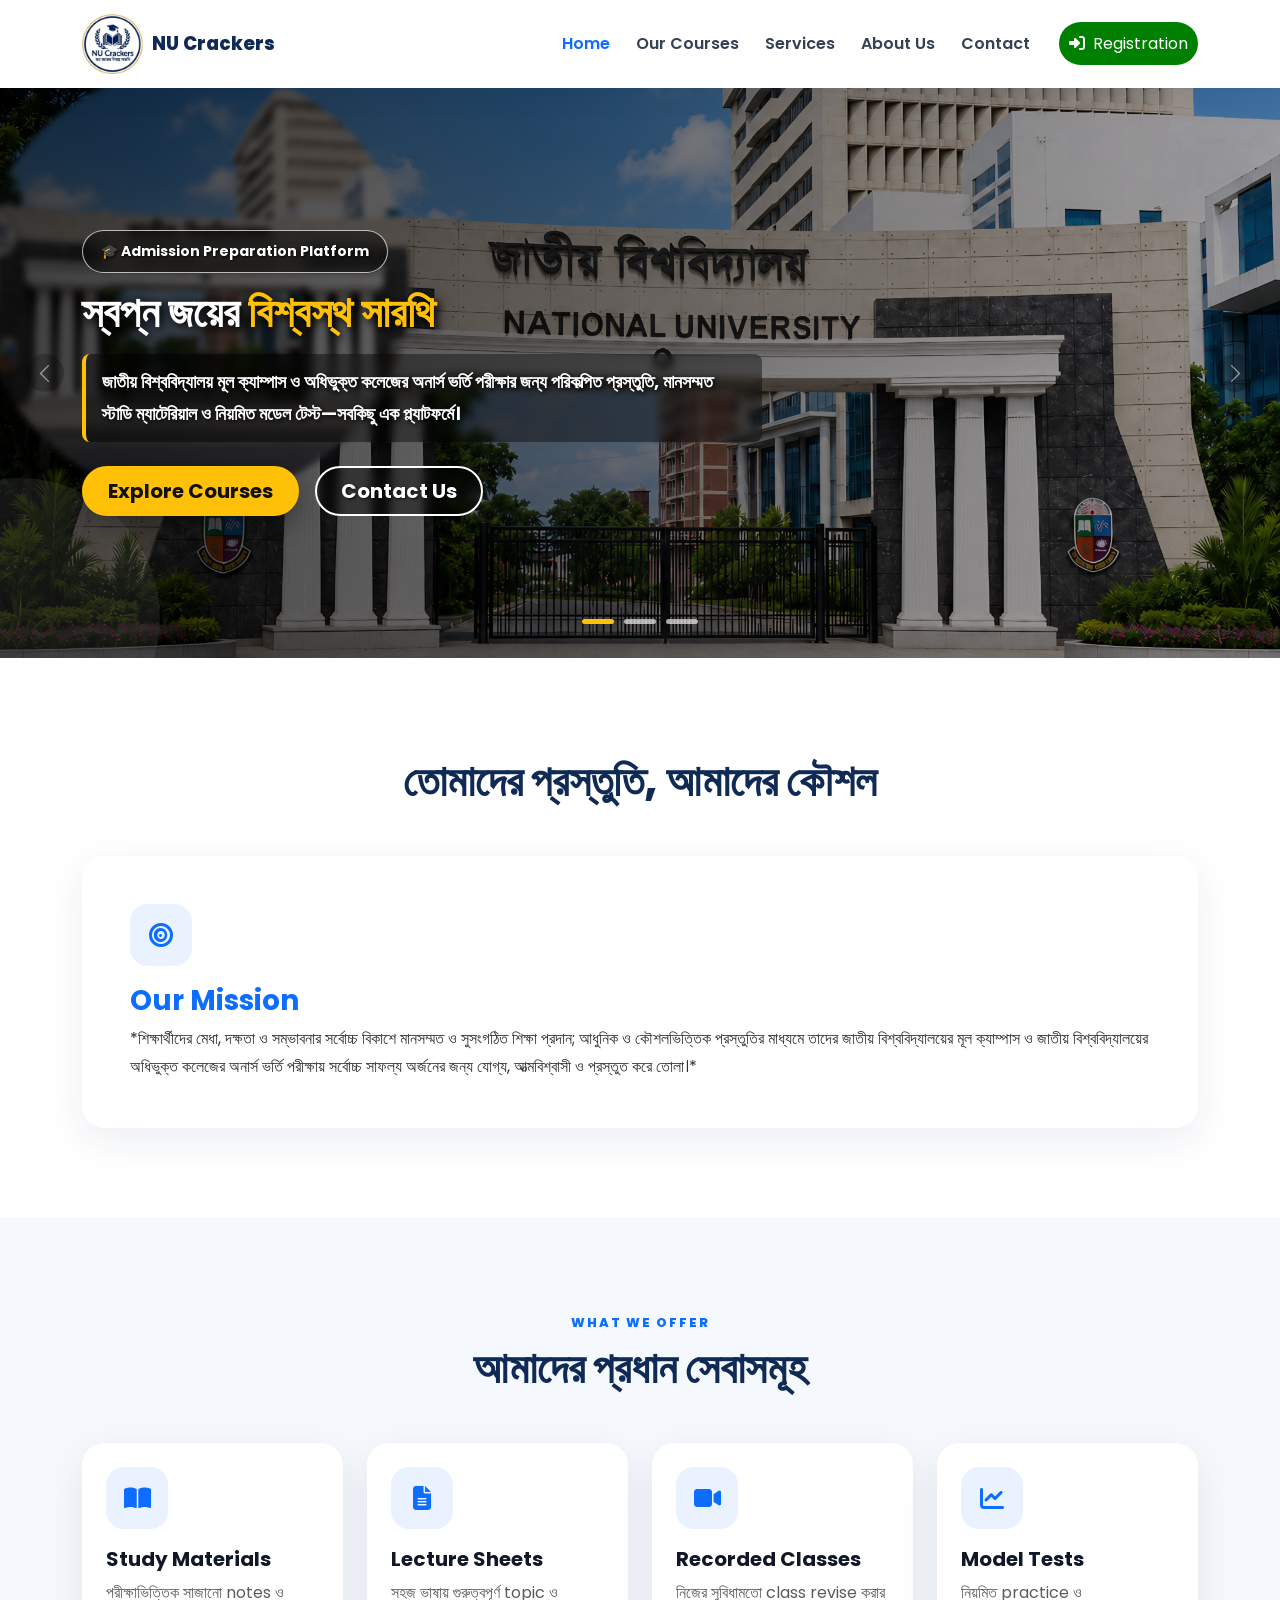
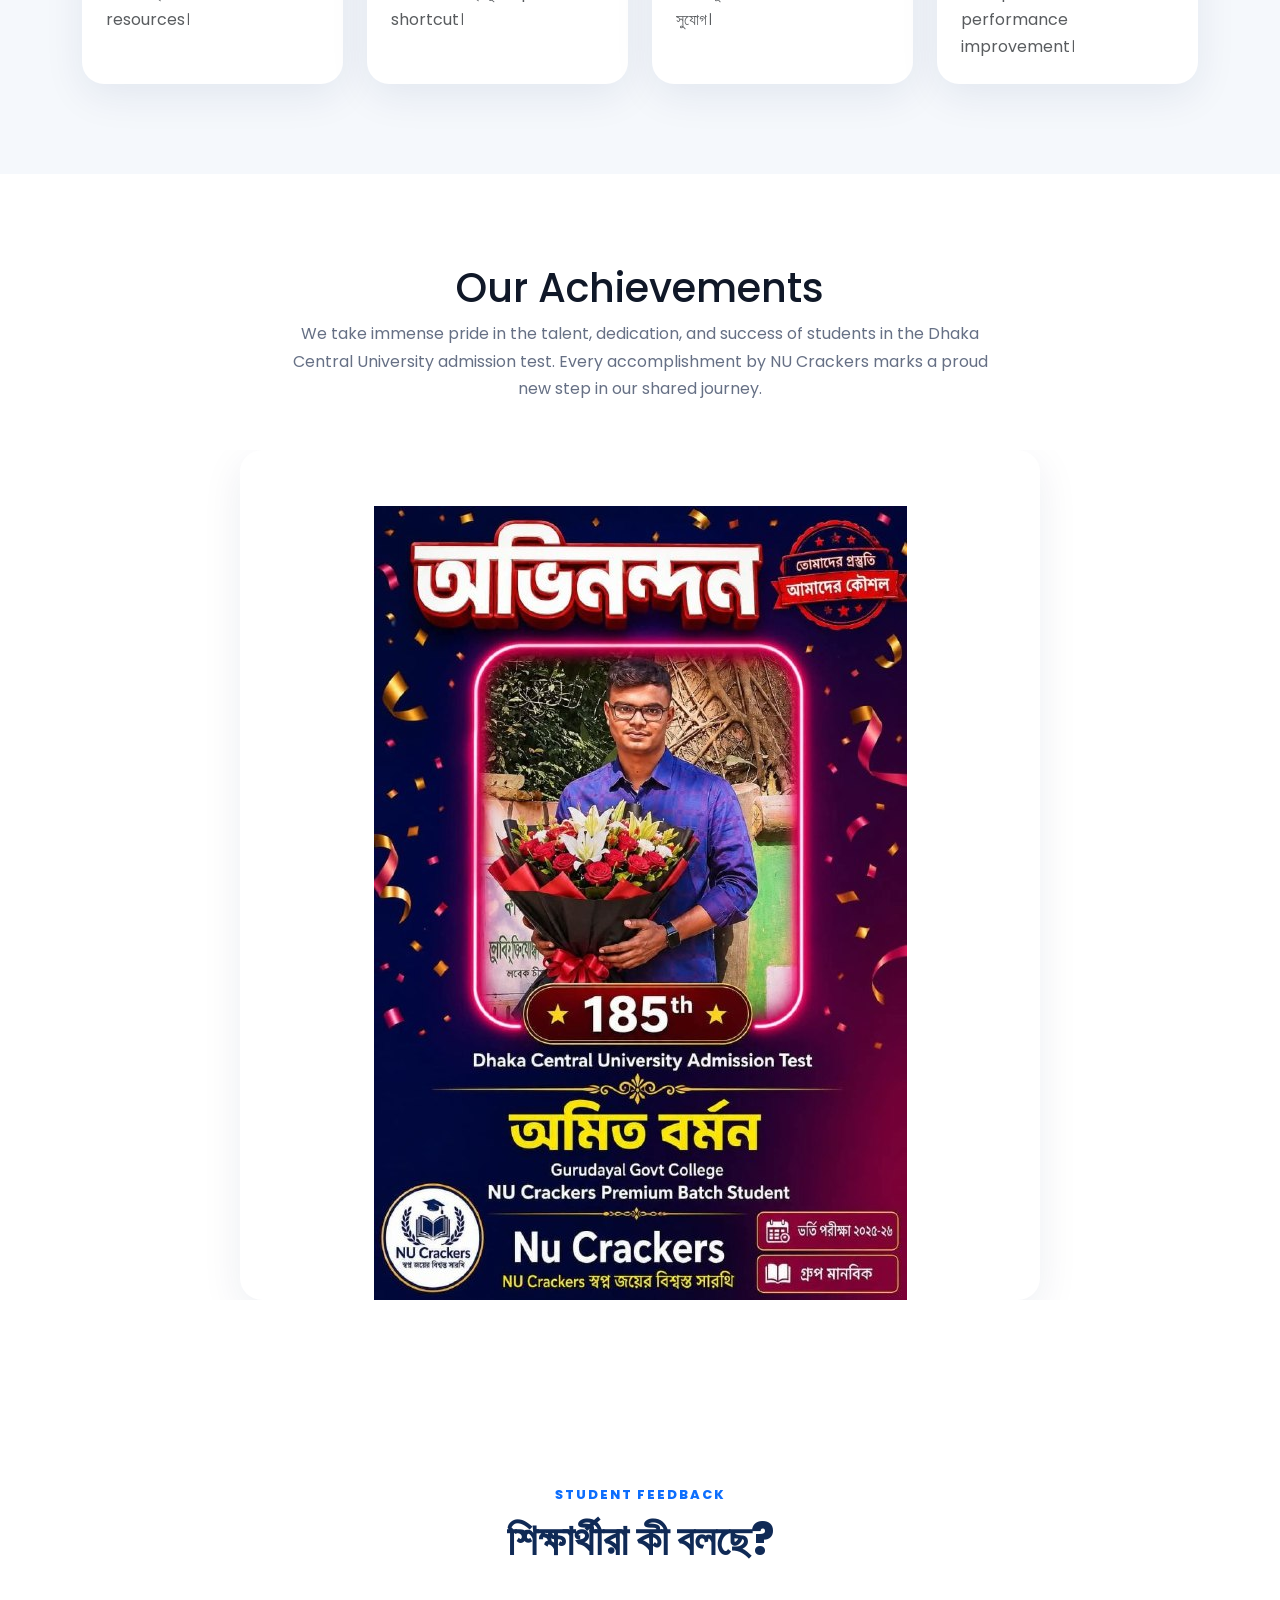
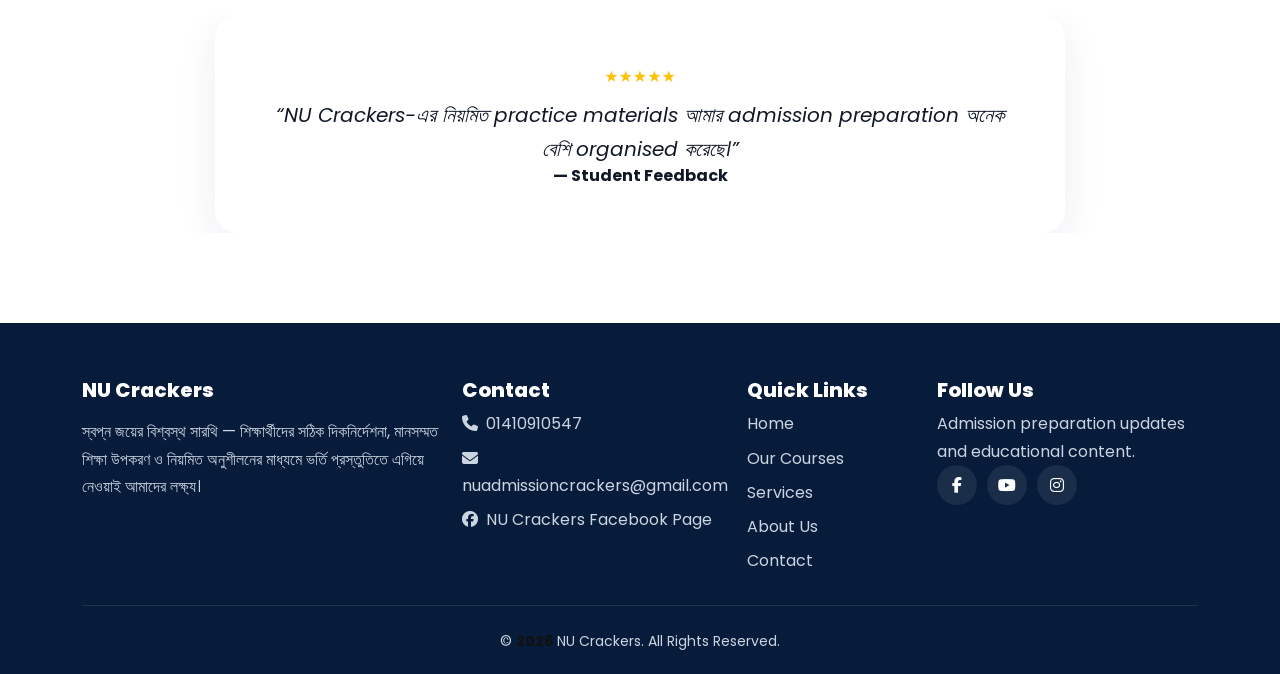
<file: index.html>
<!doctype html>
<html lang="en">
<head>
  <meta charset="utf-8">
  <meta name="viewport" content="width=device-width, initial-scale=1">
  <meta name="description" content="NU Crackers - স্বপ্ন জয়ের বিশ্বস্থ সারথি">
  <title>Home | NU Crackers</title>
  <link rel="icon" href="assets/logo.jpg">
  <link rel="preconnect" href="https://fonts.googleapis.com">
  <link rel="preconnect" href="https://fonts.gstatic.com" crossorigin>
  <link href="https://fonts.googleapis.com/css2?family=Poppins:wght@300;400;500;600;700;800&display=swap" rel="stylesheet">
  <link href="https://cdn.jsdelivr.net/npm/bootstrap@5.3.3/dist/css/bootstrap.min.css" rel="stylesheet">
  <link href="https://cdnjs.cloudflare.com/ajax/libs/font-awesome/6.5.2/css/all.min.css" rel="stylesheet">
  <link rel="stylesheet" href="css/style.css">
</head>
<body>

<nav class="navbar navbar-expand-lg sticky-top">
  <div class="container">
    <a class="navbar-brand d-flex align-items-center gap-2" href="index.html">
      <img src="images/nu crackers logo.jpg" alt="NU Crackers Logo">
      <span>NU Crackers</span>
    </a>
    <button class="navbar-toggler" type="button" data-bs-toggle="collapse" data-bs-target="#mainNav">
      <span class="navbar-toggler-icon"></span>
    </button>
    <div class="collapse navbar-collapse" id="mainNav">
      <ul class="navbar-nav ms-auto align-items-lg-center">
        <li class="nav-item"><a class="nav-link active" href="index.html">Home</a></li>
        <li class="nav-item"><a class="nav-link " href="courses.html">Our Courses</a></li>
        <li class="nav-item"><a class="nav-link " href="services.html">Services</a></li>
        <li class="nav-item"><a class="nav-link " href="about.html">About Us</a></li>
        <li class="nav-item"><a class="nav-link " href="contact.html">Contact</a></li>
      <li class="nav-item ms-lg-3 mt-2 mt-lg-0"><a href="https://forms.gle/gurGXJzvwxCoA7fY8" target="_blank" class="registration"><i class="fa-solid fa-right-to-bracket me-2"></i>Registration</a></li>
      </ul>
    </div>
  </div>
</nav>

<!-- =========================
     HOME CAROUSEL
========================= -->

<section id="homeCarousel"
         class="carousel slide"
         data-bs-ride="carousel"
         data-bs-interval="4000">

  <!-- Indicators -->
  <div class="carousel-indicators">

    <button type="button"
            data-bs-target="#homeCarousel"
            data-bs-slide-to="0"
            class="active"
            aria-current="true"
            aria-label="Slide 1">
    </button>

    <button type="button"
            data-bs-target="#homeCarousel"
            data-bs-slide-to="1"
            aria-label="Slide 2">
    </button>

    <button type="button"
            data-bs-target="#homeCarousel"
            data-bs-slide-to="2"
            aria-label="Slide 3">
    </button>

  </div>


  <!-- Carousel -->
  <div class="carousel-inner">


    <!-- =========================
         SLIDE 1
    ========================== -->

    <div class="carousel-item active">

      <div class="hero-slide"
           style="background-image: url('images/varsity.png');">

        <div class="hero-overlay"></div>

        <div class="container hero-container">

          <div class="hero-content">

            <span class="hero-badge">
              🎓 Admission Preparation Platform
            </span>

            <h1 class="hero-title mt-3">
              স্বপ্ন জয়ের
              <span >বিশ্বস্থ সারথি</span>
            </h1>

            <p class="hero-subtitle mt-3">
              জাতীয় বিশ্ববিদ্যালয় মূল ক্যাম্পাস ও অধিভুক্ত কলেজের অনার্স ভর্তি পরীক্ষার জন্য
              পরিকল্পিত প্রস্তুতি, মানসম্মত স্টাডি ম্যাটেরিয়াল ও
              নিয়মিত মডেল টেস্ট—সবকিছু এক প্ল্যাটফর্মে।
            </p>

            <div class="d-flex flex-wrap gap-3 mt-4">

              <a href="courses.html"
                 class="btn btn-warning btn-lg rounded-pill px-4 fw-bold">
                Explore Courses
              </a>

              <a href="contact.html"
                 class="btn btn-outline-light btn-lg rounded-pill px-4">
                Contact Us
              </a>

            </div>

          </div>

        </div>

      </div>

    </div>



    <!-- =========================
         SLIDE 2
    ========================== -->

    <div class="carousel-item">

      <div class="hero-slide"
           style="background-image: url('images/varsity\ 2.jpeg');">

        <div class="hero-overlay"></div>

        <div class="container hero-container">

          <div class="hero-content">

            <span class="hero-badge">
              📚 Learn • Practice • Improve
            </span>

            <h2 class="hero-title mt-3">
              সঠিক প্রস্তুতি,
              <span>সঠিক ফলাফল</span>
            </h2>

            <p class="hero-subtitle mt-3">
              Free ও Premium batch-এর মাধ্যমে নিয়মিত অনুশীলন
              এবং পরীক্ষাভিত্তিক প্রস্তুতি নিন।
            </p>

            <div class="d-flex flex-wrap gap-3 mt-4">

              <a href="courses.html"
                 class="btn btn-warning btn-lg rounded-pill px-4 fw-bold">
                View Our Courses
              </a>

              <a href="contact.html"
                 class="btn btn-outline-light btn-lg rounded-pill px-4">
                Contact Us
              </a>

            </div>

          </div>

        </div>

      </div>

    </div>



    <!-- =========================
         SLIDE 3
    ========================== -->

    <div class="carousel-item">

      <div class="hero-slide"
           style="background-image: url('images/varsity\ 3.jpeg');">

        <div class="hero-overlay"></div>

        <div class="container hero-container">

          <div class="hero-content">

            <span class="hero-badge">
              🚀 Your Admission Journey Starts Here
            </span>

            <h2 class="hero-title mt-3">
              আজকের প্রস্তুতিই
              <span>আগামীর সাফল্য</span>
            </h2>

            <p class="hero-subtitle mt-3">
              Science, Arts ও Commerce—প্রতিটি গ্রুপের জন্য
              আলাদা ও সাজানো রিসোর্স।
            </p>

            <div class="d-flex flex-wrap gap-3 mt-4">

              <a href="services.html"
                 class="btn btn-warning btn-lg rounded-pill px-4 fw-bold">
                See Services
              </a>

              <a href="courses.html"
                 class="btn btn-outline-light btn-lg rounded-pill px-4">
                Explore Courses
              </a>

            </div>

          </div>

        </div>

      </div>

    </div>

  </div>


  <!-- Previous -->
  <button class="carousel-control-prev"
          type="button"
          data-bs-target="#homeCarousel"
          data-bs-slide="prev">

    <span class="carousel-control-prev-icon"></span>

    <span class="visually-hidden">
      Previous
    </span>

  </button>


  <!-- Next -->
  <button class="carousel-control-next"
          type="button"
          data-bs-target="#homeCarousel"
          data-bs-slide="next">

    <span class="carousel-control-next-icon"></span>

    <span class="visually-hidden">
      Next
    </span>

  </button>

</section>
<section class="section">
  <div class="container">
    <div class="section-title">
      
      <h2>তোমাদের প্রস্তুতি, আমাদের কৌশল</h2>

    </div>
    <div class="row g-4">
      <div class="col-lg-12">
        <div class="feature-card p-4 p-lg-5">
          <div class="icon-box"><i class="fa-solid fa-bullseye"></i></div>
          <h3 class="fw-bold text-primary">Our Mission</h3>
          <p class="text-secondary-emphasis">*শিক্ষার্থীদের মেধা, দক্ষতা ও সম্ভাবনার সর্বোচ্চ বিকাশে মানসম্মত ও সুসংগঠিত শিক্ষা প্রদান; আধুনিক ও কৌশলভিত্তিক প্রস্তুতির মাধ্যমে তাদের জাতীয় বিশ্ববিদ্যালয়ের মূল ক্যাম্পাস ও জাতীয় বিশ্ববিদ্যালয়ের অধিভুক্ত কলেজের অনার্স ভর্তি পরীক্ষায় সর্বোচ্চ সাফল্য অর্জনের জন্য যোগ্য, আত্মবিশ্বাসী ও প্রস্তুত করে তোলা।*</p>
        </div>
      </div>
    
    </div>
  </div>
</section>

<section class="section section-soft">
  <div class="container">
    <div class="section-title">
      <span class="eyebrow">What We Offer</span>
      <h2>আমাদের প্রধান সেবাসমূহ</h2>
    </div>
    <div class="row g-4">
      <div class="col-md-6 col-lg-3"><div class="feature-card p-4"><div class="icon-box"><i class="fa-solid fa-book-open"></i></div><h5 class="fw-bold">Study Materials</h5><p class="text-muted">পরীক্ষাভিত্তিক সাজানো notes ও resources।</p></div></div>
      <div class="col-md-6 col-lg-3"><div class="feature-card p-4"><div class="icon-box"><i class="fa-solid fa-file-lines"></i></div><h5 class="fw-bold">Lecture Sheets</h5><p class="text-muted">সহজ ভাষায় গুরুত্বপূর্ণ topic ও shortcut।</p></div></div>
      <div class="col-md-6 col-lg-3"><div class="feature-card p-4"><div class="icon-box"><i class="fa-solid fa-video"></i></div><h5 class="fw-bold">Recorded Classes</h5><p class="text-muted">নিজের সুবিধামতো class revise করার সুযোগ।</p></div></div>
      <div class="col-md-6 col-lg-3"><div class="feature-card p-4"><div class="icon-box"><i class="fa-solid fa-chart-line"></i></div><h5 class="fw-bold">Model Tests</h5><p class="text-muted">নিয়মিত practice ও performance improvement।</p></div></div>
    </div>
  </div>
</section>
<section class="section">
  <div class="container">
    <div class="section-title">
      <h1>Our Achievements</h1>
      <p>We take immense pride in the talent, dedication, and success of students in the Dhaka Central University admission test. Every accomplishment by NU Crackers marks a proud new step in our shared journey.</p>
    </div>
    <div id="feedbackCarousel" class="carousel slide" data-bs-ride="carousel">
      <div class="carousel-inner">
        <div class="carousel-item active"><div class="feedback-card p-4 p-lg-5 text-center mx-auto" style="max-width:800px; height: 850px;" ><div class="text-warning mb-2"></div><img src="images/studentr 1.jpg" alt=""></div></div>
        <div class="carousel-item"><div class="feedback-card p-4 p-lg-5 text-center mx-auto" style="max-width:800px"><div class="text-warning mb-2"></div><img src="images/student 2.jpg" alt=""></div></div>
        <div class="carousel-item"><div class="feedback-card p-4 p-lg-5 text-center mx-auto" style="max-width:800px"><div class="text-warning mb-2"></div><img src="images/student 3.jpg" alt=""></div></div>
        <div class="carousel-item"><div class="feedback-card p-4 p-lg-5 text-center mx-auto" style="max-width:800px"><div class="text-warning mb-2"></div><img src="images/studnt 4.jpg" alt=""></div></div>
        <div class="carousel-item"><div class="feedback-card p-4 p-lg-5 text-center mx-auto" style="max-width:800px"><div class="text-warning mb-2"></div><img src="images/studt 5.jpg" alt=""></div></div>
        <div class="carousel-item"><div class="feedback-card p-4 p-lg-5 text-center mx-auto" style="max-width:800px"><div class="text-warning mb-2"></div><img src="images/stdt 6.jpg" alt=""></div></div>
      </div>
    </div>
  </div>
</section>

<section class="section">
  <div class="container">
    <div class="section-title">
      <span class="eyebrow">Student Feedback</span>
      <h2>শিক্ষার্থীরা কী বলছে?</h2>
    </div>
    <div id="feedbackCarousel" class="carousel slide" data-bs-ride="carousel">
      <div class="carousel-inner">
        <div class="carousel-item active"><div class="feedback-card p-4 p-lg-5 text-center mx-auto" style="max-width:850px"><div class="text-warning mb-2">★★★★★</div><p class="fs-5 fst-italic">“NU Crackers-এর নিয়মিত practice materials আমার admission preparation অনেক বেশি organised করেছে।”</p><h6 class="fw-bold mb-0">— Student Feedback</h6></div></div>
        <div class="carousel-item"><div class="feedback-card p-4 p-lg-5 text-center mx-auto" style="max-width:850px"><div class="text-warning mb-2">★★★★★</div><p class="fs-5 fst-italic">“Lecture sheet আর model test একসাথে পাওয়ায় কোন topic আগে পড়ব সেটা বুঝতে সুবিধা হয়েছে।”</p><h6 class="fw-bold mb-0">— Student Feedback</h6></div></div>
        <div class="carousel-item"><div class="feedback-card p-4 p-lg-5 text-center mx-auto" style="max-width:850px"><div class="text-warning mb-2">★★★★★</div><p class="fs-5 fst-italic">“Free resources দিয়ে শুরু করে ধাপে ধাপে structured preparation নেওয়া সহজ হয়েছে।”</p><h6 class="fw-bold mb-0">— Student Feedback</h6></div></div>
      </div>
    </div>
  </div>
</section>

<footer>
  <div class="container">
    <div class="row g-4">
      <div class="col-lg-4">
        <h5>NU Crackers</h5>
        <p class="mt-3">স্বপ্ন জয়ের বিশ্বস্থ সারথি — শিক্ষার্থীদের সঠিক দিকনির্দেশনা, মানসম্মত শিক্ষা উপকরণ ও নিয়মিত অনুশীলনের মাধ্যমে ভর্তি প্রস্তুতিতে এগিয়ে নেওয়াই আমাদের লক্ষ্য।</p>
      </div>
      <div class="col-md-4 col-lg-3">
        <h5>Contact</h5>
        <a class="footer-link" href="https://api.whatsapp.com/send?phone=8801410910547" target="_blank"><i class="fa-solid fa-phone me-2"></i>01410910547</a>
        <a class="footer-link" href="https://mail.google.com/mail/?view=cm&fs=1&to=nuadmissioncrackers@gmail.com" target="_blank"><i class="fa-solid fa-envelope me-2"></i>nuadmissioncrackers@gmail.com</a>
        <a class="footer-link" href="https://www.facebook.com/nucrackers06" target="_blank" rel="noopener"><i class="fa-brands fa-facebook me-2"></i>NU Crackers Facebook Page</a>
      </div>
      <div class="col-md-4 col-lg-2">
        <h5>Quick Links</h5>
        <a class="footer-link" href="index.html">Home</a>
        <a class="footer-link" href="courses.html">Our Courses</a>
        <a class="footer-link" href="services.html">Services</a>
        <a class="footer-link" href="about.html">About Us</a>
        <a class="footer-link" href="contact.html">Contact</a>
      </div>
      <div class="col-md-4 col-lg-3">
        <h5>Follow Us</h5>
        <p>Admission preparation updates and educational content.</p>
        <div class="social">
          <a href="https://www.facebook.com/nucrackers06" target="_blank" rel="noopener" aria-label="Facebook"><i class="fa-brands fa-facebook-f"></i></a>
          <a href="https://youtube.com/@nucrackers?si=E23uTKLc0Gkx0lcf" aria-label="YouTube" target="_blank"><i class="fa-brands fa-youtube"></i></a>
          <a href="https://www.instagram.com/nuadmissioncrackers?igsi=MW9vMW10dzg5dm5oNg==" aria-label="Instagram" target="_blank"><i class="fa-brands fa-instagram"></i></a>
        </div>
      </div>
    </div>
    <hr class="border-secondary my-4">
    <div class="text-center small">© <span class="current-year"></span> NU Crackers. All Rights Reserved.</div>
  </div>
</footer>

<div class="modal fade" id="loginModal" tabindex="-1" aria-hidden="true">
  <div class="modal-dialog modal-dialog-centered">
    <div class="modal-content">
      <div class="modal-header">
        <div>
          <h5 class="modal-title fw-bold">Welcome Back</h5>
          <small>Login to NU Crackers</small>
        </div>
        <button type="button" class="btn-close btn-close-white" data-bs-dismiss="modal"></button>
      </div>
      <div class="modal-body p-4">
        <form id="loginForm" novalidate>
          <div class="mb-3">
            <label class="form-label fw-semibold">Email / Phone</label>
            <input type="text" class="form-control" required placeholder="Enter email or phone">
            <div class="invalid-feedback">Please enter your email or phone.</div>
          </div>
          <div class="mb-3">
            <label class="form-label fw-semibold">Password</label>
            <input type="password" class="form-control" required minlength="6" placeholder="Enter password">
            <div class="invalid-feedback">Password must contain at least 6 characters.</div>
          </div>
          <button class="btn btn-brand w-100" type="submit">Login</button>
          <div id="loginMessage" class="d-none"></div>
        </form>
      </div>
    </div>
  </div>
</div>

<script src="https://cdn.jsdelivr.net/npm/bootstrap@5.3.3/dist/js/bootstrap.bundle.min.js"></script>
<script src="js/main.js"></script>
</body>
</html>
</file>
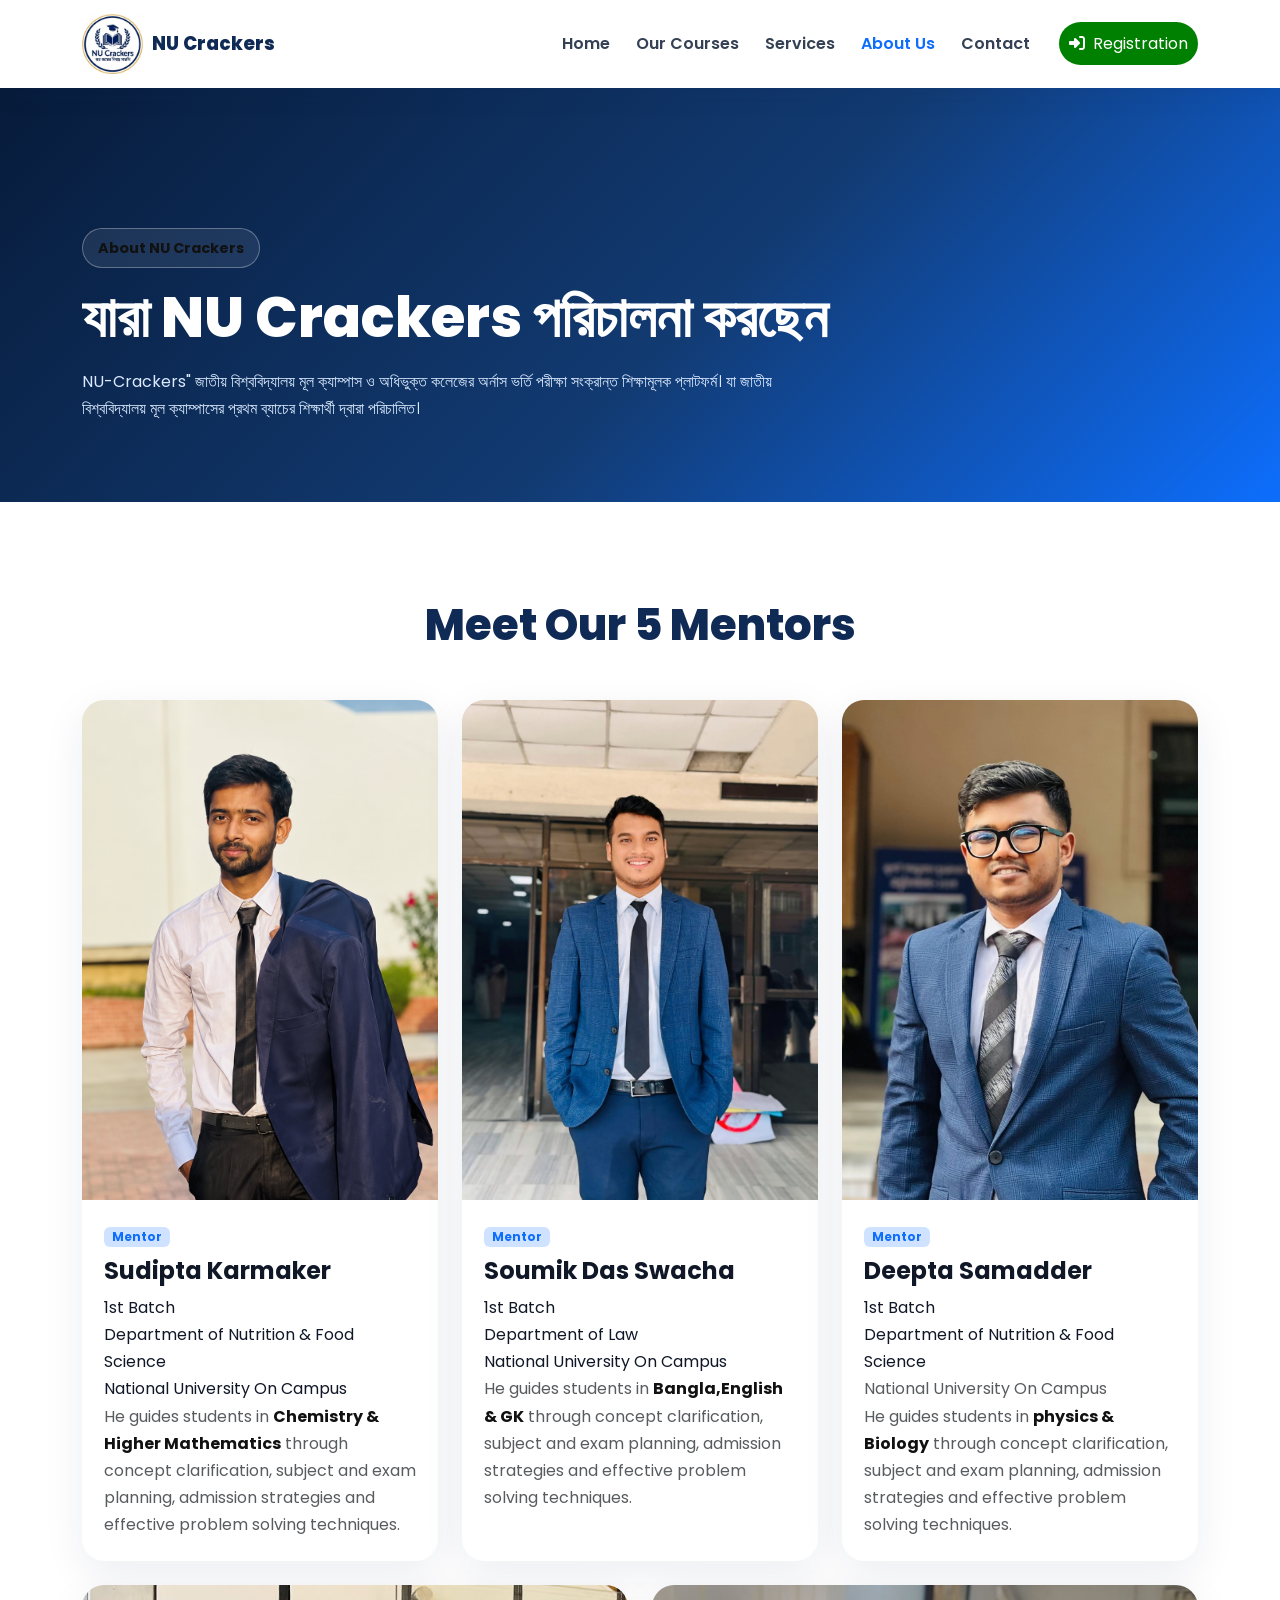
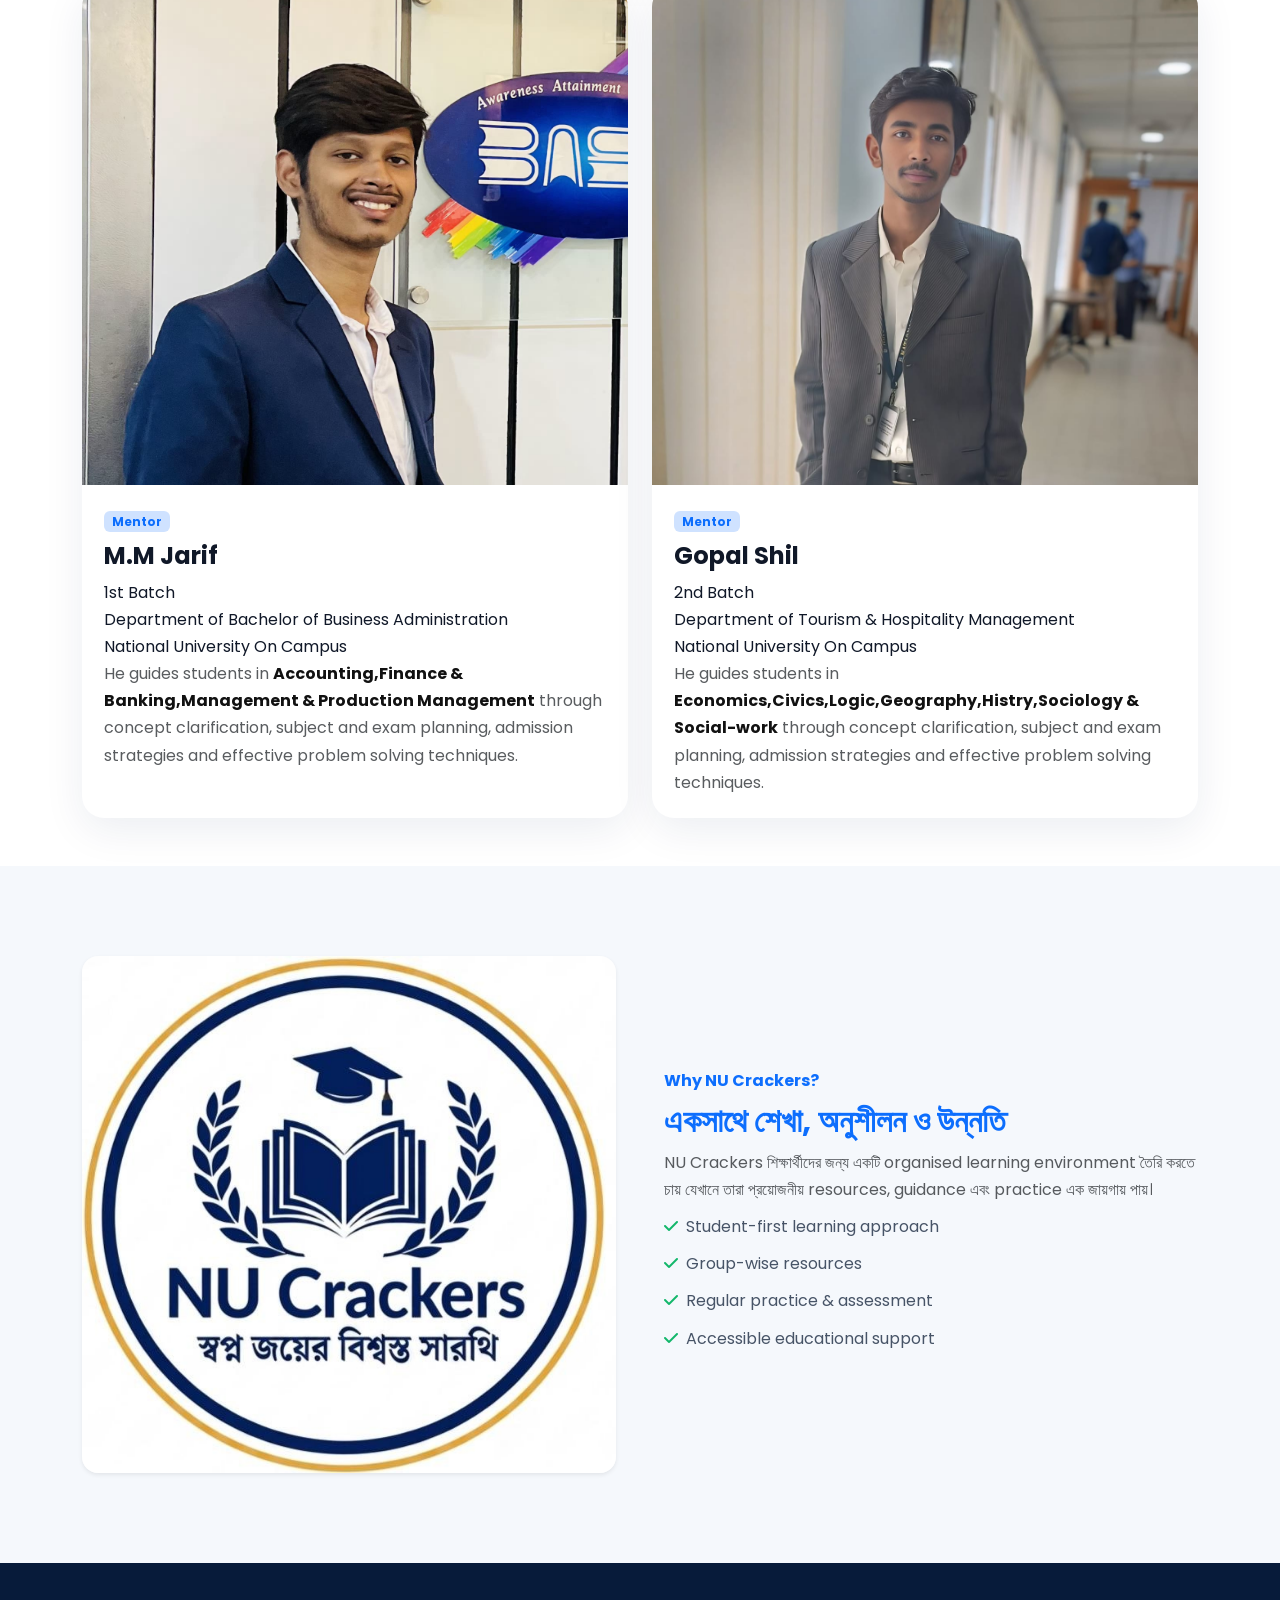
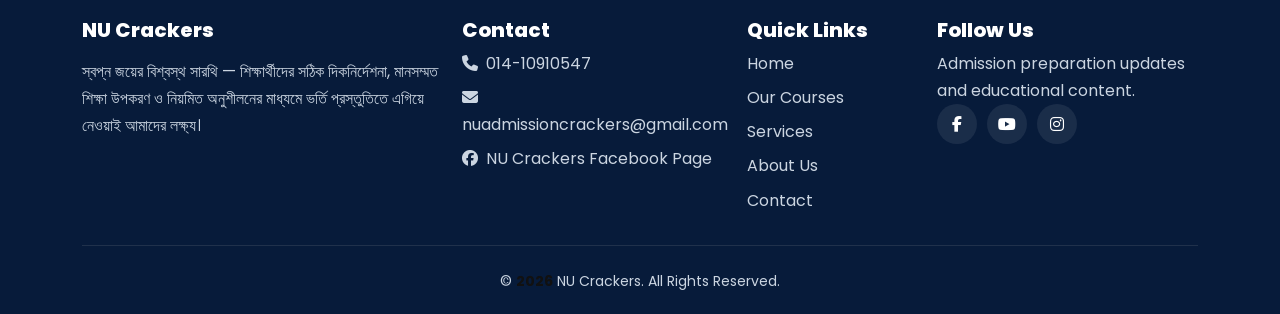
<file: about.html>
<!doctype html>
<html lang="en">
<head>
  <meta charset="utf-8">
  <meta name="viewport" content="width=device-width, initial-scale=1">
  <meta name="description" content="NU Crackers - স্বপ্ন জয়ের বিশ্বস্থ সারথি">
  <title>About Us | NU Crackers</title>
  <link rel="icon" href="assets/logo.jpg">
  <link rel="preconnect" href="https://fonts.googleapis.com">
  <link rel="preconnect" href="https://fonts.gstatic.com" crossorigin>
  <link href="https://fonts.googleapis.com/css2?family=Poppins:wght@300;400;500;600;700;800&display=swap" rel="stylesheet">
  <link href="https://cdn.jsdelivr.net/npm/bootstrap@5.3.3/dist/css/bootstrap.min.css" rel="stylesheet">
  <link href="https://cdnjs.cloudflare.com/ajax/libs/font-awesome/6.5.2/css/all.min.css" rel="stylesheet">
  <link rel="stylesheet" href="css/style.css">
</head>
<body>

<nav class="navbar navbar-expand-lg sticky-top">
  <div class="container">
    <a class="navbar-brand d-flex align-items-center gap-2" href="index.html">
      <img src="images/nu crackers logo.jpg" alt="NU Crackers Logo">
      <span>NU Crackers</span>
    </a>
    <button class="navbar-toggler" type="button" data-bs-toggle="collapse" data-bs-target="#mainNav">
      <span class="navbar-toggler-icon"></span>
    </button>
    <div class="collapse navbar-collapse" id="mainNav">
      <ul class="navbar-nav ms-auto align-items-lg-center">
        <li class="nav-item"><a class="nav-link " href="index.html">Home</a></li>
        <li class="nav-item"><a class="nav-link " href="courses.html">Our Courses</a></li>
        <li class="nav-item"><a class="nav-link " href="services.html">Services</a></li>
        <li class="nav-item"><a class="nav-link active" href="about.html">About Us</a></li>
        <li class="nav-item"><a class="nav-link " href="contact.html">Contact</a></li>
        <li class="nav-item ms-lg-3 mt-2 mt-lg-0"><a href="https://forms.gle/gurGXJzvwxCoA7fY8" target="_blank" class="registration"><i class="fa-solid fa-right-to-bracket me-2"></i>Registration</a></li>
      </ul>
    </div>
  </div>
</nav>

<section class="page-hero">
  <div class="container">
    <span class="hero-badge">About NU Crackers</span>
    <h1 class="mt-3">যারা NU Crackers পরিচালনা করছেন</h1>
    <p class="mt-3">NU-Crackers" জাতীয় বিশ্ববিদ্যালয় মূল ক্যাম্পাস ও অধিভুক্ত কলেজের অর্নাস ভর্তি পরীক্ষা সংক্রান্ত শিক্ষামূলক  প্লাটফর্ম। যা জাতীয় বিশ্ববিদ্যালয় মূল ক্যাম্পাসের প্রথম ব্যাচের শিক্ষার্থী দ্বারা পরিচালিত।</p>
  </div>
</section>

<section class="section pb-5"2>
  <div class="container">
    <div class="section-title"><h2>Meet Our 5 Mentors</h2><p></p></div>
    <div class="row g-4">
      <div class="col-md-6 col-lg-4"><div class="mentor-card"><img class="mentor-img" src="images/uthso.png" alt="Mentor 1"><div class="mentor-body"><span class="badge bg-primary-subtle text-primary">Mentor</span><h4 class="fw-bold mt-2">Sudipta Karmaker</h4><p>1st Batch</p> <p>Department of Nutrition & Food Science</p> <p>National University On Campus</p><p class="text-muted">He guides students in <span> Chemistry & Higher Mathematics</span> through concept clarification, subject and exam planning, admission strategies and effective problem solving techniques.</p></div></div></div>
      <div class="col-md-6 col-lg-4"><div class="mentor-card"><img class="mentor-img" src="images/sawcha.jpeg" alt="Mentor 2"><div class="mentor-body"><span class="badge bg-primary-subtle text-primary">Mentor</span><h4 class="fw-bold mt-2">Soumik Das Swacha</h4><p>1st Batch</p><p>Department of Law</p> <p>National University On Campus</p><p class="text-muted">He guides students in <span>Bangla,English & GK</span> through concept clarification, subject and exam planning, admission strategies and effective problem solving techniques.</p></div></div></div>
      <div class="col-md-6 col-lg-4"><div class="mentor-card"><img class="mentor-img" src="images/্্.jpeg" alt="Mentor 3"><div class="mentor-body"><span class="badge bg-primary-subtle text-primary">Mentor</span><h4 class="fw-bold mt-2">Deepta Samadder</h4><p>1st Batch</p> <p>Department of Nutrition & Food Science</p> <p class="text-muted">National University On Campus</p><p class="text-muted">He guides students in <span> physics & Biology</span> through concept clarification, subject and exam planning, admission strategies and effective problem solving techniques.</p></div></div></div>
      <div class="col-md-6 col-lg-6"><div class="mentor-card"><img class="mentor-img" src="images/WhatsApp Image 2026-08-23 at 6.41.30 PM.jpeg" alt="Mentor 4"><div class="mentor-body"><span class="badge bg-primary-subtle text-primary">Mentor</span><h4 class="fw-bold mt-2">M.M Jarif</h4><p>1st Batch</p><p>Department of Bachelor of Business Administration</p><p>National University On Campus</p><p class="text-muted">He guides students in <span>Accounting,Finance & Banking,Management & Production Management</span> through concept clarification, subject and exam planning, admission strategies and effective problem solving techniques.</p></div></div></div>
      <div class="col-md-6 col-lg-6"><div class="mentor-card"><img class="mentor-img" src="images/WhatsApp Image 2026-08-23 at 5.01.08 PM.jpeg" alt="Mentor 5"><div class="mentor-body"><span class="badge bg-primary-subtle text-primary">Mentor</span><h4 class="fw-bold mt-2">Gopal Shil</h4><p>2nd Batch</p><p>Department of Tourism & Hospitality Management</p><p>National University On Campus</p><p class="text-muted">He guides students in <span>Economics,Civics,Logic,Geography,Histry,Sociology & Social-work</span> through concept clarification, subject and exam planning, admission strategies and effective problem solving techniques.</p></div></div></div>
    </div>
  </div>
  
</section>

<section class="section section-soft">
  <div class="container">
    <div class="row align-items-center g-5">
      <div class="col-lg-6"><img src="images/nu crackers logo.jpg" class="img-fluid rounded-4 shadow-sm" alt="NU Crackers Logo"></div>
      <div class="col-lg-6"><span class="eyebrow text-primary fw-bold">Why NU Crackers?</span><h2 class="fw-bold text-primary mt-2">একসাথে শেখা, অনুশীলন ও উন্নতি</h2><p class="text-muted">NU Crackers শিক্ষার্থীদের জন্য একটি organised learning environment তৈরি করতে চায় যেখানে তারা প্রয়োজনীয় resources, guidance এবং practice এক জায়গায় পায়।</p><ul class="check-list"><li><i class="fa-solid fa-check"></i>Student-first learning approach</li><li><i class="fa-solid fa-check"></i>Group-wise resources</li><li><i class="fa-solid fa-check"></i>Regular practice & assessment</li><li><i class="fa-solid fa-check"></i>Accessible educational support</li></ul></div>
    </div>
  </div>
</section>

<footer>
  <div class="container">
    <div class="row g-4">
      <div class="col-lg-4">
        <h5>NU Crackers</h5>
        <p class="mt-3">স্বপ্ন জয়ের বিশ্বস্থ সারথি — শিক্ষার্থীদের সঠিক দিকনির্দেশনা, মানসম্মত শিক্ষা উপকরণ ও নিয়মিত অনুশীলনের মাধ্যমে ভর্তি প্রস্তুতিতে এগিয়ে নেওয়াই আমাদের লক্ষ্য।</p>
      </div>
      <div class="col-md-4 col-lg-3">
        <h5>Contact</h5>
         <a class="footer-link" href="tel:+8801410910547"><i class="fa-solid fa-phone me-2"></i>014-10910547</a>
        <a class="footer-link" href="nuadmissioncrackers@gmail.com"><i class="fa-solid fa-envelope me-2"></i>nuadmissioncrackers@gmail.com</a>
        <a class="footer-link" href="https://www.facebook.com/nucrackers06" target="_blank" rel="noopener"><i class="fa-brands fa-facebook me-2"></i>NU Crackers Facebook Page</a>
      </div>
      <div class="col-md-4 col-lg-2">
        <h5>Quick Links</h5>
        <a class="footer-link" href="index.html">Home</a>
        <a class="footer-link" href="courses.html">Our Courses</a>
        <a class="footer-link" href="services.html">Services</a>
        <a class="footer-link" href="about.html">About Us</a>
        <a class="footer-link" href="contact.html">Contact</a>
      </div>
      <div class="col-md-4 col-lg-3">
        <h5>Follow Us</h5>
        <p>Admission preparation updates and educational content.</p>
        <div class="social">
 <a href="https://www.facebook.com/nucrackers06" target="_blank" rel="noopener" aria-label="Facebook"><i class="fa-brands fa-facebook-f"></i></a>
          <a href="https://youtube.com/@nucrackers?si=E23uTKLc0Gkx0lcf" aria-label="YouTube" target="_blank"><i class="fa-brands fa-youtube"></i></a>
          <a href="https://www.instagram.com/nuadmissioncrackers?igsi=MW9vMW10dzg5dm5oNg==" aria-label="Instagram" target="_blank"><i class="fa-brands fa-instagram"></i></a>
        </div>
      </div>
    </div>
    <hr class="border-secondary my-4">
    <div class="text-center small">© <span class="current-year"></span> NU Crackers. All Rights Reserved.</div>
  </div>
</footer>

<div class="modal fade" id="loginModal" tabindex="-1" aria-hidden="true">
  <div class="modal-dialog modal-dialog-centered">
    <div class="modal-content">
      <div class="modal-header">
        <div>
          <h5 class="modal-title fw-bold">Welcome Back</h5>
          <small>Login to NU Crackers</small>
        </div>
        <button type="button" class="btn-close btn-close-white" data-bs-dismiss="modal"></button>
      </div>
      <div class="modal-body p-4">
        <form id="loginForm" novalidate>
          <div class="mb-3">
            <label class="form-label fw-semibold">Email / Phone</label>
            <input type="text" class="form-control" required placeholder="Enter email or phone">
            <div class="invalid-feedback">Please enter your email or phone.</div>
          </div>
          <div class="mb-3">
            <label class="form-label fw-semibold">Password</label>
            <input type="password" class="form-control" required minlength="6" placeholder="Enter password">
            <div class="invalid-feedback">Password must contain at least 6 characters.</div>
          </div>
          <button class="btn btn-brand w-100" type="submit">Login</button>
          <div id="loginMessage" class="d-none"></div>
        </form>
      </div>
    </div>
  </div>
</div>

<script src="https://cdn.jsdelivr.net/npm/bootstrap@5.3.3/dist/js/bootstrap.bundle.min.js"></script>
<script src="js/main.js"></script>
</body>
</html>
</file>
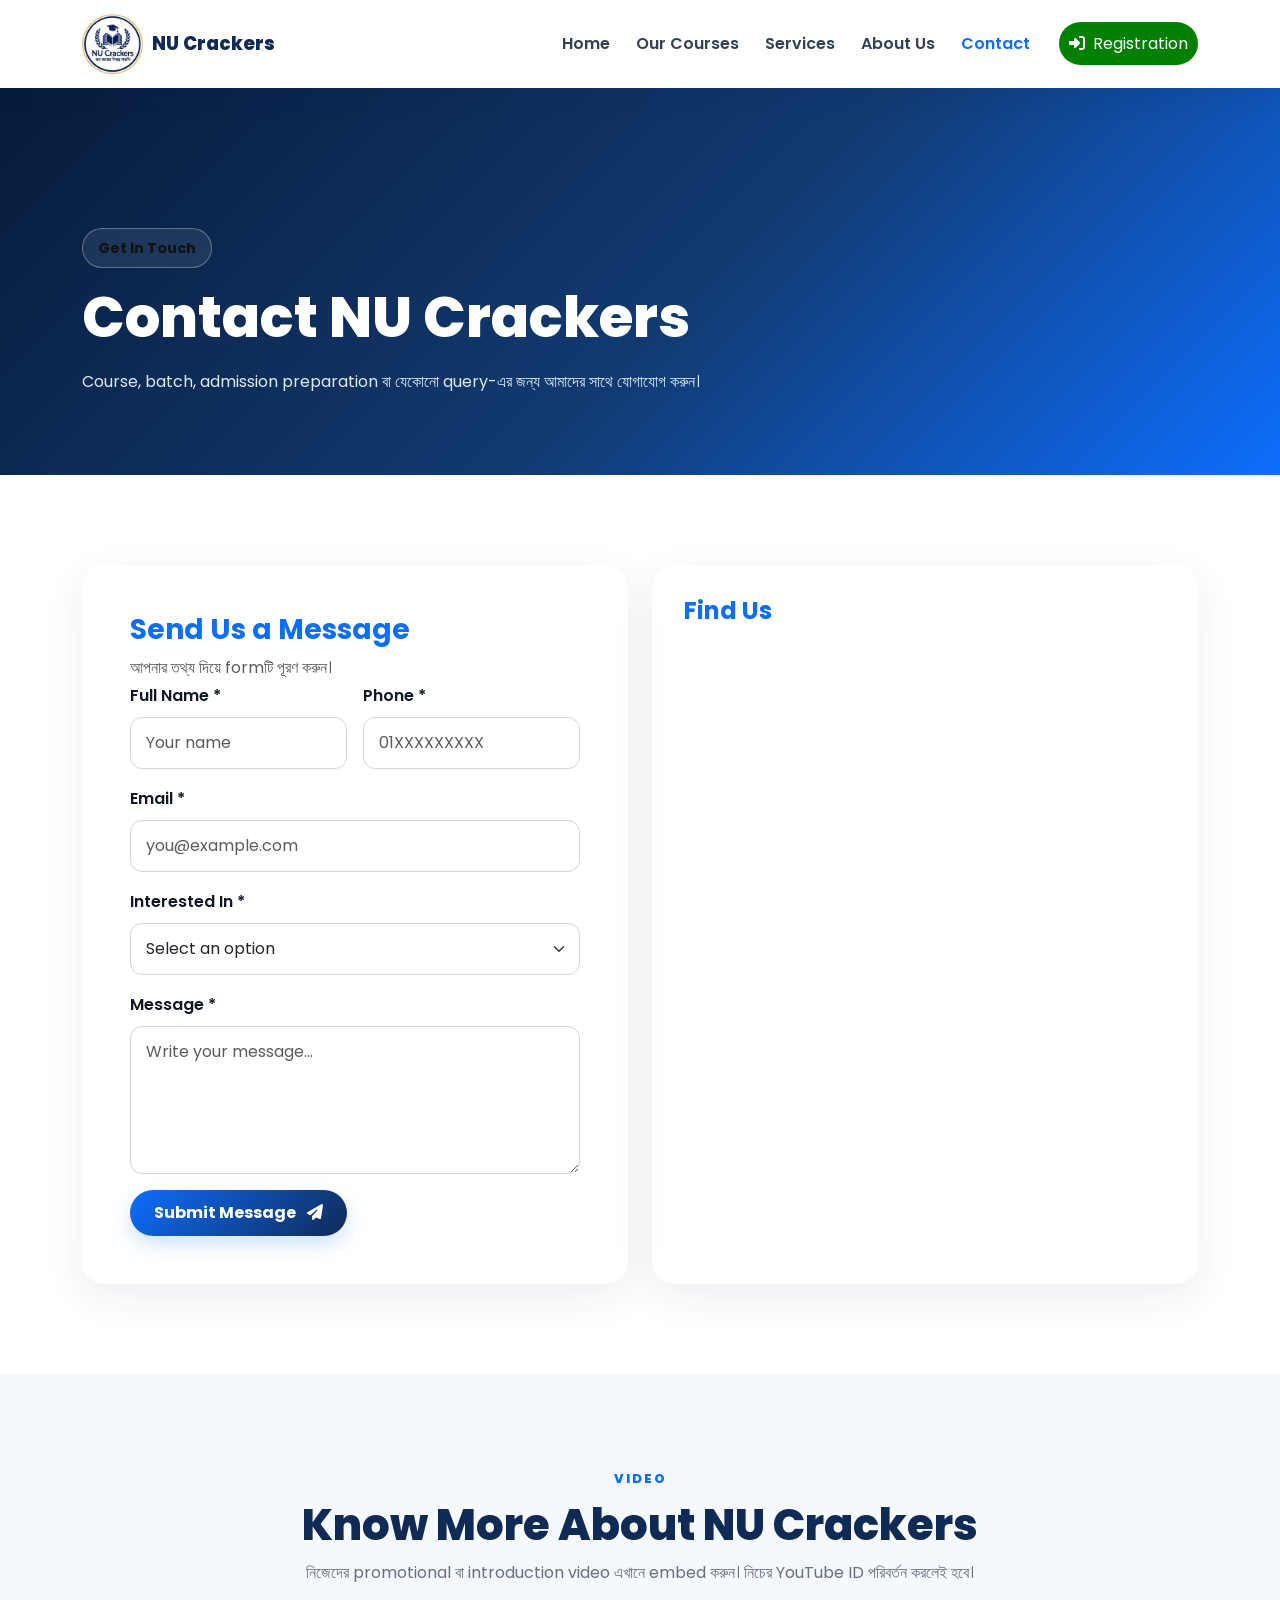
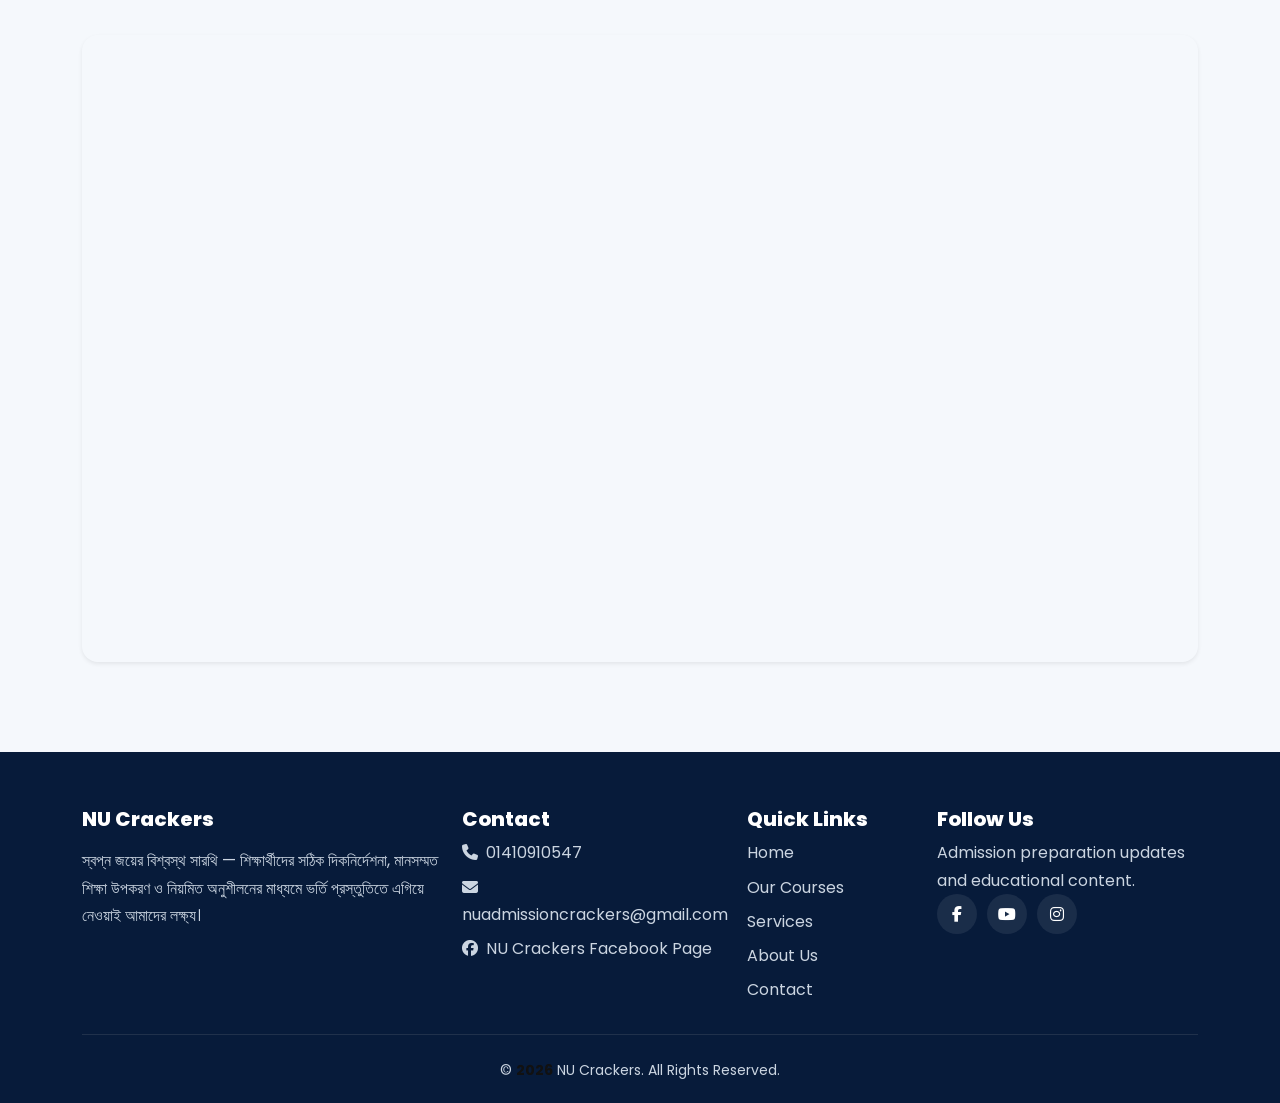
<file: contact.html>
<!doctype html>
<html lang="en">
<head>
  <meta charset="utf-8">
  <meta name="viewport" content="width=device-width, initial-scale=1">
  <meta name="description" content="NU Crackers - স্বপ্ন জয়ের বিশ্বস্থ সারথি">
  <title>Contact | NU Crackers</title>
  <link rel="icon" href="assets/logo.jpg">
  <link rel="preconnect" href="https://fonts.googleapis.com">
  <link rel="preconnect" href="https://fonts.gstatic.com" crossorigin>
  <link href="https://fonts.googleapis.com/css2?family=Poppins:wght@300;400;500;600;700;800&display=swap" rel="stylesheet">
  <link href="https://cdn.jsdelivr.net/npm/bootstrap@5.3.3/dist/css/bootstrap.min.css" rel="stylesheet">
  <link href="https://cdnjs.cloudflare.com/ajax/libs/font-awesome/6.5.2/css/all.min.css" rel="stylesheet">
  <link rel="stylesheet" href="css/style.css">
</head>
<body>

<nav class="navbar navbar-expand-lg sticky-top">
  <div class="container">
    <a class="navbar-brand d-flex align-items-center gap-2" href="index.html">
      <img src="images/nu crackers logo.jpg" alt="NU Crackers Logo">
      <span>NU Crackers</span>
    </a>
    <button class="navbar-toggler" type="button" data-bs-toggle="collapse" data-bs-target="#mainNav">
      <span class="navbar-toggler-icon"></span>
    </button>
    <div class="collapse navbar-collapse" id="mainNav">
      <ul class="navbar-nav ms-auto align-items-lg-center">
        <li class="nav-item"><a class="nav-link " href="index.html">Home</a></li>
        <li class="nav-item"><a class="nav-link " href="courses.html">Our Courses</a></li>
        <li class="nav-item"><a class="nav-link " href="services.html">Services</a></li>
        <li class="nav-item"><a class="nav-link " href="about.html">About Us</a></li>
        <li class="nav-item"><a class="nav-link active" href="contact.html">Contact</a></li>
     <li class="nav-item ms-lg-3 mt-2 mt-lg-0"><a href="https://forms.gle/gurGXJzvwxCoA7fY8" target="_blank" class="registration"><i class="fa-solid fa-right-to-bracket me-2"></i>Registration</a></li>
      </ul>
    </div>
  </div>
</nav>

<section class="page-hero">
  <div class="container">
    <span class="hero-badge">Get In Touch</span>
    <h1 class="mt-3">Contact NU Crackers</h1>
    <p class="mt-3">Course, batch, admission preparation বা যেকোনো query-এর জন্য আমাদের সাথে যোগাযোগ করুন।</p>
  </div>
</section>

<section class="section">
  <div class="container">
    <div class="row g-4">
      <div class="col-lg-6">
        <div class="contact-card p-4 p-lg-5">
          <h3 class="fw-bold text-primary">Send Us a Message</h3>
          <p class="text-muted">আপনার তথ্য দিয়ে formটি পূরণ করুন।</p>
          <form id="contactForm" class="needs-validation" novalidate>
            <div class="row g-3">
              <div class="col-md-6"><label class="form-label fw-semibold">Full Name *</label><input type="text" class="form-control" required minlength="3" placeholder="Your name"><div class="invalid-feedback">Please enter at least 3 characters.</div></div>
              <div class="col-md-6"><label class="form-label fw-semibold">Phone *</label><input type="tel" class="form-control" required pattern="[0-9+\- ]{10,15}" placeholder="01XXXXXXXXX"><div class="invalid-feedback">Please enter a valid phone number.</div></div>
              <div class="col-12"><label class="form-label fw-semibold">Email *</label><input type="email" class="form-control" required placeholder="you@example.com"><div class="invalid-feedback">Please enter a valid email.</div></div>
              <div class="col-12"><label class="form-label fw-semibold">Interested In *</label><select class="form-select" required><option value="">Select an option</option><option>Free Batch</option><option>Premium Batch</option><option>Science Group</option><option>Arts Group</option><option>Commerce Group</option><option>Other</option></select><div class="invalid-feedback">Please select an option.</div></div>
              <div class="col-12"><label class="form-label fw-semibold">Message *</label><textarea class="form-control" rows="5" required minlength="10" placeholder="Write your message..."></textarea><div class="invalid-feedback">Please write at least 10 characters.</div></div>
              <div class="col-12"><button class="btn btn-brand px-4" type="submit"><a href=""></a>Submit Message <i class="fa-solid fa-paper-plane ms-2"></i></button></div>
            </div>
          </form>
          <div id="formAlert" class="d-none"></div>
        </div>
      </div>
      <div class="col-lg-6">
        <div class="contact-card p-3 p-lg-4">
          <h4 class="fw-bold text-primary px-2 pt-2">Find Us</h4>
          <p class="text-muted px-2"></p>
          <iframe class="map-frame" src="https://www.google.com/maps?q=National%20University%20Bangladesh&output=embed" loading="lazy" allowfullscreen title="NU Crackers location map"></iframe>
        </div>
      </div>
    </div>
  </div>
</section>

<section class="section section-soft">
  <div class="container">
    <div class="section-title"><span class="eyebrow">Video</span><h2>Know More About NU Crackers</h2><p>নিজেদের promotional বা introduction video এখানে embed করুন। নিচের YouTube ID পরিবর্তন করলেই হবে।</p></div>
    <div class="ratio ratio-16x9 shadow-sm rounded-4 overflow-hidden">
      <iframe src="https://www.youtube.com/embed/ScMzIvxBSi4" title="NU Crackers Introduction Video" allowfullscreen></iframe>
    </div>
  </div>
</section>

<footer>
  <div class="container">
    <div class="row g-4">
      <div class="col-lg-4">
        <h5>NU Crackers</h5>
        <p class="mt-3">স্বপ্ন জয়ের বিশ্বস্থ সারথি — শিক্ষার্থীদের সঠিক দিকনির্দেশনা, মানসম্মত শিক্ষা উপকরণ ও নিয়মিত অনুশীলনের মাধ্যমে ভর্তি প্রস্তুতিতে এগিয়ে নেওয়াই আমাদের লক্ষ্য।</p>
      </div>
      <div class="col-md-4 col-lg-3">
        <h5>Contact</h5>
      <a class="footer-link" href="https://api.whatsapp.com/send?phone=8801410910547" target="_blank"><i class="fa-solid fa-phone me-2"></i>01410910547</a>
        <a class="footer-link" href="https://mail.google.com/mail/?view=cm&fs=1&to=nuadmissioncrackers@gmail.com" target="_blank"><i class="fa-solid fa-envelope me-2"></i>nuadmissioncrackers@gmail.com</a>
        <a class="footer-link" href="https://www.facebook.com/nucrackers06" target="_blank" rel="noopener"><i class="fa-brands fa-facebook me-2"></i>NU Crackers Facebook Page</a>
      </div>
      <div class="col-md-4 col-lg-2">
        <h5>Quick Links</h5>
        <a class="footer-link" href="index.html">Home</a>
        <a class="footer-link" href="courses.html">Our Courses</a>
        <a class="footer-link" href="services.html">Services</a>
        <a class="footer-link" href="about.html">About Us</a>
        <a class="footer-link" href="contact.html">Contact</a>
      </div>
      <div class="col-md-4 col-lg-3">
        <h5>Follow Us</h5>
        <p>Admission preparation updates and educational content.</p>
        <div class="social">
 <a href="https://www.facebook.com/nucrackers06" target="_blank" rel="noopener" aria-label="Facebook"><i class="fa-brands fa-facebook-f"></i></a>
          <a href="https://youtube.com/@nucrackers?si=E23uTKLc0Gkx0lcf" aria-label="YouTube" target="_blank"><i class="fa-brands fa-youtube"></i></a>
          <a href="https://www.instagram.com/nuadmissioncrackers?igsi=MW9vMW10dzg5dm5oNg==" aria-label="Instagram" target="_blank"><i class="fa-brands fa-instagram"></i></a>
        </div>
      </div>
    </div>
    <hr class="border-secondary my-4">
    <div class="text-center small">© <span class="current-year"></span> NU Crackers. All Rights Reserved.</div>
  </div>
</footer>

<div class="modal fade" id="loginModal" tabindex="-1" aria-hidden="true">
  <div class="modal-dialog modal-dialog-centered">
    <div class="modal-content">
      <div class="modal-header">
        <div>
          <h5 class="modal-title fw-bold">Welcome Back</h5>
          <small>Login to NU Crackers</small>
        </div>
        <button type="button" class="btn-close btn-close-white" data-bs-dismiss="modal"></button>
      </div>
      <div class="modal-body p-4">
        <form id="loginForm" novalidate>
          <div class="mb-3">
            <label class="form-label fw-semibold">Email / Phone</label>
            <input type="text" class="form-control" required placeholder="Enter email or phone">
            <div class="invalid-feedback">Please enter your email or phone.</div>
          </div>
          <div class="mb-3">
            <label class="form-label fw-semibold">Password</label>
            <input type="password" class="form-control" required minlength="6" placeholder="Enter password">
            <div class="invalid-feedback">Password must contain at least 6 characters.</div>
          </div>
          <button class="btn btn-brand w-100" type="submit">Login</button>
          <div id="loginMessage" class="d-none"></div>
        </form>
      </div>
    </div>
  </div>
</div>

<script src="https://cdn.jsdelivr.net/npm/bootstrap@5.3.3/dist/js/bootstrap.bundle.min.js"></script>
<script src="js/main.js"></script>
</body>
</html>
</file>
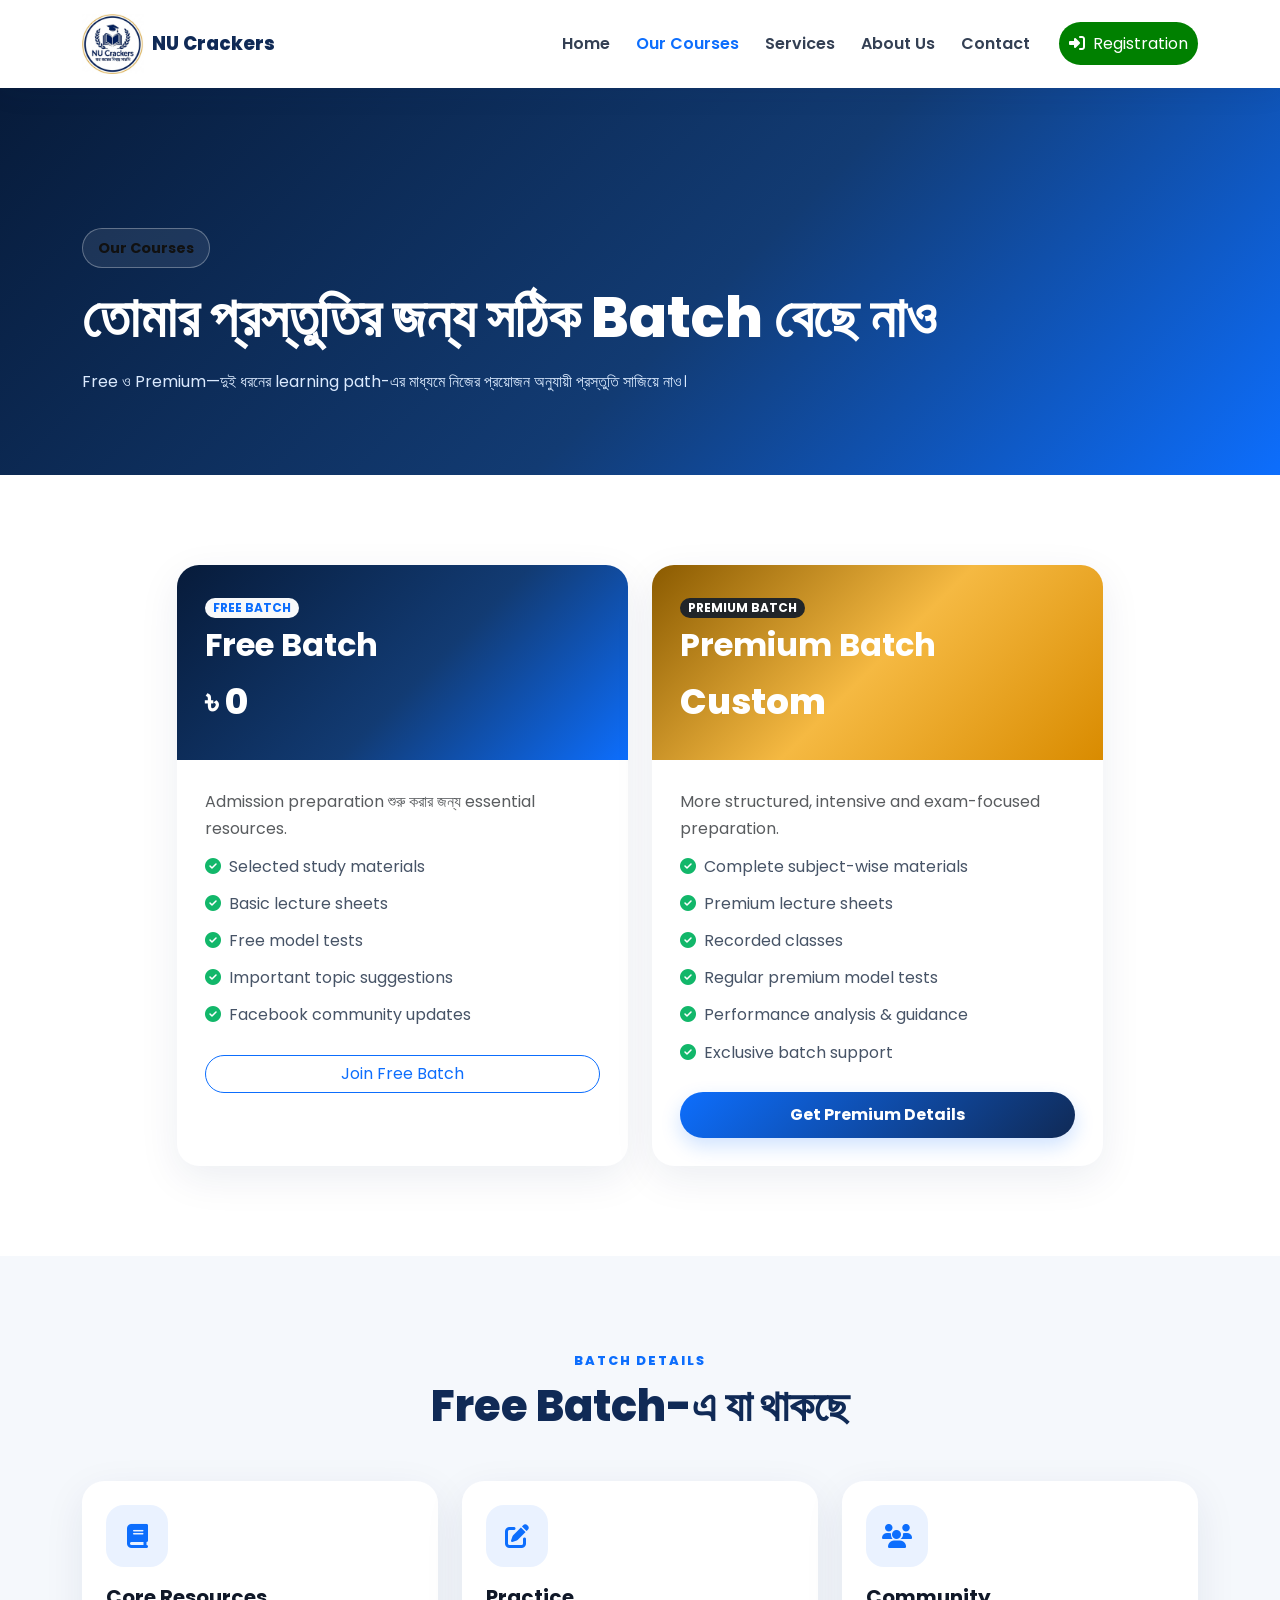
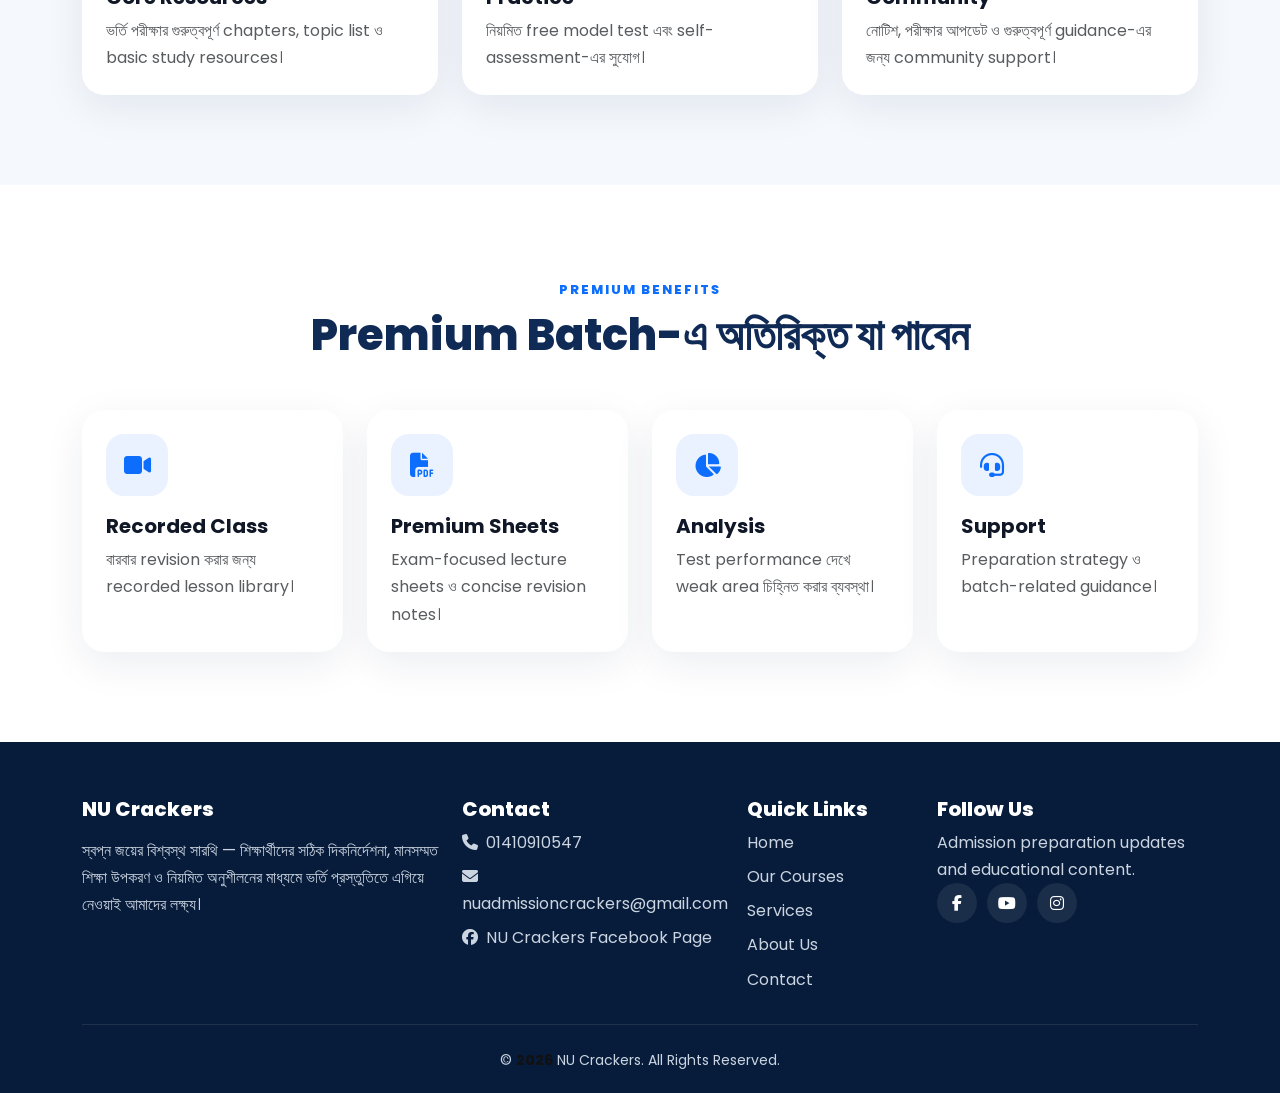
<file: courses.html>
<!doctype html>
<html lang="en">
<head>
  <meta charset="utf-8">
  <meta name="viewport" content="width=device-width, initial-scale=1">
  <meta name="description" content="NU Crackers - স্বপ্ন জয়ের বিশ্বস্থ সারথি">
  <title>Our Courses | NU Crackers</title>
  <link rel="icon" href="assets/logo.jpg">
  <link rel="preconnect" href="https://fonts.googleapis.com">
  <link rel="preconnect" href="https://fonts.gstatic.com" crossorigin>
  <link href="https://fonts.googleapis.com/css2?family=Poppins:wght@300;400;500;600;700;800&display=swap" rel="stylesheet">
  <link href="https://cdn.jsdelivr.net/npm/bootstrap@5.3.3/dist/css/bootstrap.min.css" rel="stylesheet">
  <link href="https://cdnjs.cloudflare.com/ajax/libs/font-awesome/6.5.2/css/all.min.css" rel="stylesheet">
  <link rel="stylesheet" href="css/style.css">
</head>
<body>

<nav class="navbar navbar-expand-lg sticky-top">
  <div class="container">
    <a class="navbar-brand d-flex align-items-center gap-2" href="index.html">
      <img src="images/nu crackers logo.jpg" alt="NU Crackers Logo">
      <span>NU Crackers</span>
    </a>
    <button class="navbar-toggler" type="button" data-bs-toggle="collapse" data-bs-target="#mainNav">
      <span class="navbar-toggler-icon"></span>
    </button>
    <div class="collapse navbar-collapse" id="mainNav">
      <ul class="navbar-nav ms-auto align-items-lg-center">
        <li class="nav-item"><a class="nav-link " href="index.html">Home</a></li>
        <li class="nav-item"><a class="nav-link active" href="courses.html">Our Courses</a></li>
        <li class="nav-item"><a class="nav-link " href="services.html">Services</a></li>
        <li class="nav-item"><a class="nav-link " href="about.html">About Us</a></li>
        <li class="nav-item"><a class="nav-link " href="contact.html">Contact</a></li>
  <li class="nav-item ms-lg-3 mt-2 mt-lg-0"><a href="https://forms.gle/gurGXJzvwxCoA7fY8" target="_blank" class="registration"><i class="fa-solid fa-right-to-bracket me-2"></i>Registration</a></li>
      </ul>
    </div>
  </div>
</nav>

<section class="page-hero">
  <div class="container">
    <span class="hero-badge">Our Courses</span>
    <h1 class="mt-3">তোমার প্রস্তুতির জন্য সঠিক Batch বেছে নাও</h1>
    <p class="mt-3">Free ও Premium—দুই ধরনের learning path-এর মাধ্যমে নিজের প্রয়োজন অনুযায়ী প্রস্তুতি সাজিয়ে নাও।</p>
  </div>
</section>

<section class="section">
  <div class="container">
    <div class="row g-4 justify-content-center">
      <div class="col-lg-5">
        <div class="course-card">
          <div class="course-head"><span class="badge bg-light text-primary rounded-pill mb-2">FREE BATCH</span><h2 class="fw-bold">Free Batch</h2><div class="price">৳ 0</div></div>
          <div class="course-body">
            <p class="text-muted">Admission preparation শুরু করার জন্য essential resources.</p>
            <ul class="check-list">
              <li><i class="fa-solid fa-circle-check"></i>Selected study materials</li>
              <li><i class="fa-solid fa-circle-check"></i>Basic lecture sheets</li>
              <li><i class="fa-solid fa-circle-check"></i>Free model tests</li>
              <li><i class="fa-solid fa-circle-check"></i>Important topic suggestions</li>
              <li><i class="fa-solid fa-circle-check"></i>Facebook community updates</li>
            </ul>
            <a href="contact.html" class="btn btn-outline-primary rounded-pill w-100 mt-3">Join Free Batch</a>
          </div>
        </div>
      </div>
      <div class="col-lg-5">
        <div class="course-card premium">
          <div class="course-head"><span class="badge bg-dark rounded-pill mb-2">PREMIUM BATCH</span><h2 class="fw-bold">Premium Batch</h2><div class="price">Custom</div></div>
          <div class="course-body">
            <p class="text-muted">More structured, intensive and exam-focused preparation.</p>
            <ul class="check-list">
              <li><i class="fa-solid fa-circle-check"></i>Complete subject-wise materials</li>
              <li><i class="fa-solid fa-circle-check"></i>Premium lecture sheets</li>
              <li><i class="fa-solid fa-circle-check"></i>Recorded classes</li>
              <li><i class="fa-solid fa-circle-check"></i>Regular premium model tests</li>
              <li><i class="fa-solid fa-circle-check"></i>Performance analysis & guidance</li>
              <li><i class="fa-solid fa-circle-check"></i>Exclusive batch support</li>
            </ul>
            <a href="contact.html" class="btn btn-brand rounded-pill w-100 mt-3">Get Premium Details</a>
          </div>
        </div>
      </div>
    </div>
  </div>
</section>

<section class="section section-soft">
  <div class="container">
    <div class="section-title"><span class="eyebrow">Batch Details</span><h2>Free Batch-এ যা থাকছে</h2></div>
    <div class="row g-4">
      <div class="col-md-4"><div class="feature-card p-4"><div class="icon-box"><i class="fa-solid fa-book"></i></div><h5 class="fw-bold">Core Resources</h5><p class="text-muted">ভর্তি পরীক্ষার গুরুত্বপূর্ণ chapters, topic list ও basic study resources।</p></div></div>
      <div class="col-md-4"><div class="feature-card p-4"><div class="icon-box"><i class="fa-solid fa-pen-to-square"></i></div><h5 class="fw-bold">Practice</h5><p class="text-muted">নিয়মিত free model test এবং self-assessment-এর সুযোগ।</p></div></div>
      <div class="col-md-4"><div class="feature-card p-4"><div class="icon-box"><i class="fa-solid fa-users"></i></div><h5 class="fw-bold">Community</h5><p class="text-muted">নোটিশ, পরীক্ষার আপডেট ও গুরুত্বপূর্ণ guidance-এর জন্য community support।</p></div></div>
    </div>
  </div>
</section>

<section class="section">
  <div class="container">
    <div class="section-title"><span class="eyebrow">Premium Benefits</span><h2>Premium Batch-এ অতিরিক্ত যা পাবেন</h2></div>
    <div class="row g-4">
      <div class="col-md-6 col-lg-3"><div class="feature-card p-4"><div class="icon-box"><i class="fa-solid fa-video"></i></div><h5 class="fw-bold">Recorded Class</h5><p class="text-muted">বারবার revision করার জন্য recorded lesson library।</p></div></div>
      <div class="col-md-6 col-lg-3"><div class="feature-card p-4"><div class="icon-box"><i class="fa-solid fa-file-pdf"></i></div><h5 class="fw-bold">Premium Sheets</h5><p class="text-muted">Exam-focused lecture sheets ও concise revision notes।</p></div></div>
      <div class="col-md-6 col-lg-3"><div class="feature-card p-4"><div class="icon-box"><i class="fa-solid fa-chart-pie"></i></div><h5 class="fw-bold">Analysis</h5><p class="text-muted">Test performance দেখে weak area চিহ্নিত করার ব্যবস্থা।</p></div></div>
      <div class="col-md-6 col-lg-3"><div class="feature-card p-4"><div class="icon-box"><i class="fa-solid fa-headset"></i></div><h5 class="fw-bold">Support</h5><p class="text-muted">Preparation strategy ও batch-related guidance।</p></div></div>
    </div>
  </div>
</section>

<footer>
  <div class="container">
    <div class="row g-4">
      <div class="col-lg-4">
        <h5>NU Crackers</h5>
        <p class="mt-3">স্বপ্ন জয়ের বিশ্বস্থ সারথি — শিক্ষার্থীদের সঠিক দিকনির্দেশনা, মানসম্মত শিক্ষা উপকরণ ও নিয়মিত অনুশীলনের মাধ্যমে ভর্তি প্রস্তুতিতে এগিয়ে নেওয়াই আমাদের লক্ষ্য।</p>
      </div>
      <div class="col-md-4 col-lg-3">
        <h5>Contact</h5>
       <a class="footer-link" href="https://api.whatsapp.com/send?phone=8801410910547" target="_blank"><i class="fa-solid fa-phone me-2"></i>01410910547</a>
        <a class="footer-link" href="https://mail.google.com/mail/?view=cm&fs=1&to=nuadmissioncrackers@gmail.com" target="_blank"><i class="fa-solid fa-envelope me-2"></i>nuadmissioncrackers@gmail.com</a>
        <a class="footer-link" href="https://www.facebook.com/nucrackers06" target="_blank" rel="noopener"><i class="fa-brands fa-facebook me-2"></i>NU Crackers Facebook Page</a>
      </div>
      <div class="col-md-4 col-lg-2">
        <h5>Quick Links</h5>
        <a class="footer-link" href="index.html">Home</a>
        <a class="footer-link" href="courses.html">Our Courses</a>
        <a class="footer-link" href="services.html">Services</a>
        <a class="footer-link" href="about.html">About Us</a>
        <a class="footer-link" href="contact.html">Contact</a>
      </div>
      <div class="col-md-4 col-lg-3">
        <h5>Follow Us</h5>
        <p>Admission preparation updates and educational content.</p>
        <div class="social">
 <a href="https://www.facebook.com/nucrackers06" target="_blank" rel="noopener" aria-label="Facebook"><i class="fa-brands fa-facebook-f"></i></a>
          <a href="https://youtube.com/@nucrackers?si=E23uTKLc0Gkx0lcf" aria-label="YouTube" target="_blank"><i class="fa-brands fa-youtube"></i></a>
          <a href="https://www.instagram.com/nuadmissioncrackers?igsi=MW9vMW10dzg5dm5oNg==" aria-label="Instagram" target="_blank"><i class="fa-brands fa-instagram"></i></a>
        </div>
      </div>
    </div>
    <hr class="border-secondary my-4">
    <div class="text-center small">© <span class="current-year"></span> NU Crackers. All Rights Reserved.</div>
  </div>
</footer>

<div class="modal fade" id="loginModal" tabindex="-1" aria-hidden="true">
  <div class="modal-dialog modal-dialog-centered">
    <div class="modal-content">
      <div class="modal-header">
        <div>
          <h5 class="modal-title fw-bold">Welcome Back</h5>
          <small>Login to NU Crackers</small>
        </div>
        <button type="button" class="btn-close btn-close-white" data-bs-dismiss="modal"></button>
      </div>
      <div class="modal-body p-4">
        <form id="loginForm" novalidate>
          <div class="mb-3">
            <label class="form-label fw-semibold">Email / Phone</label>
            <input type="text" class="form-control" required placeholder="Enter email or phone">
            <div class="invalid-feedback">Please enter your email or phone.</div>
          </div>
          <div class="mb-3">
            <label class="form-label fw-semibold">Password</label>
            <input type="password" class="form-control" required minlength="6" placeholder="Enter password">
            <div class="invalid-feedback">Password must contain at least 6 characters.</div>
          </div>
          <button class="btn btn-brand w-100" type="submit">Login</button>
          <div id="loginMessage" class="d-none"></div>
        </form>
      </div>
    </div>
  </div>
</div>

<script src="https://cdn.jsdelivr.net/npm/bootstrap@5.3.3/dist/js/bootstrap.bundle.min.js"></script>
<script src="js/main.js"></script>
</body>
</html>
</file>
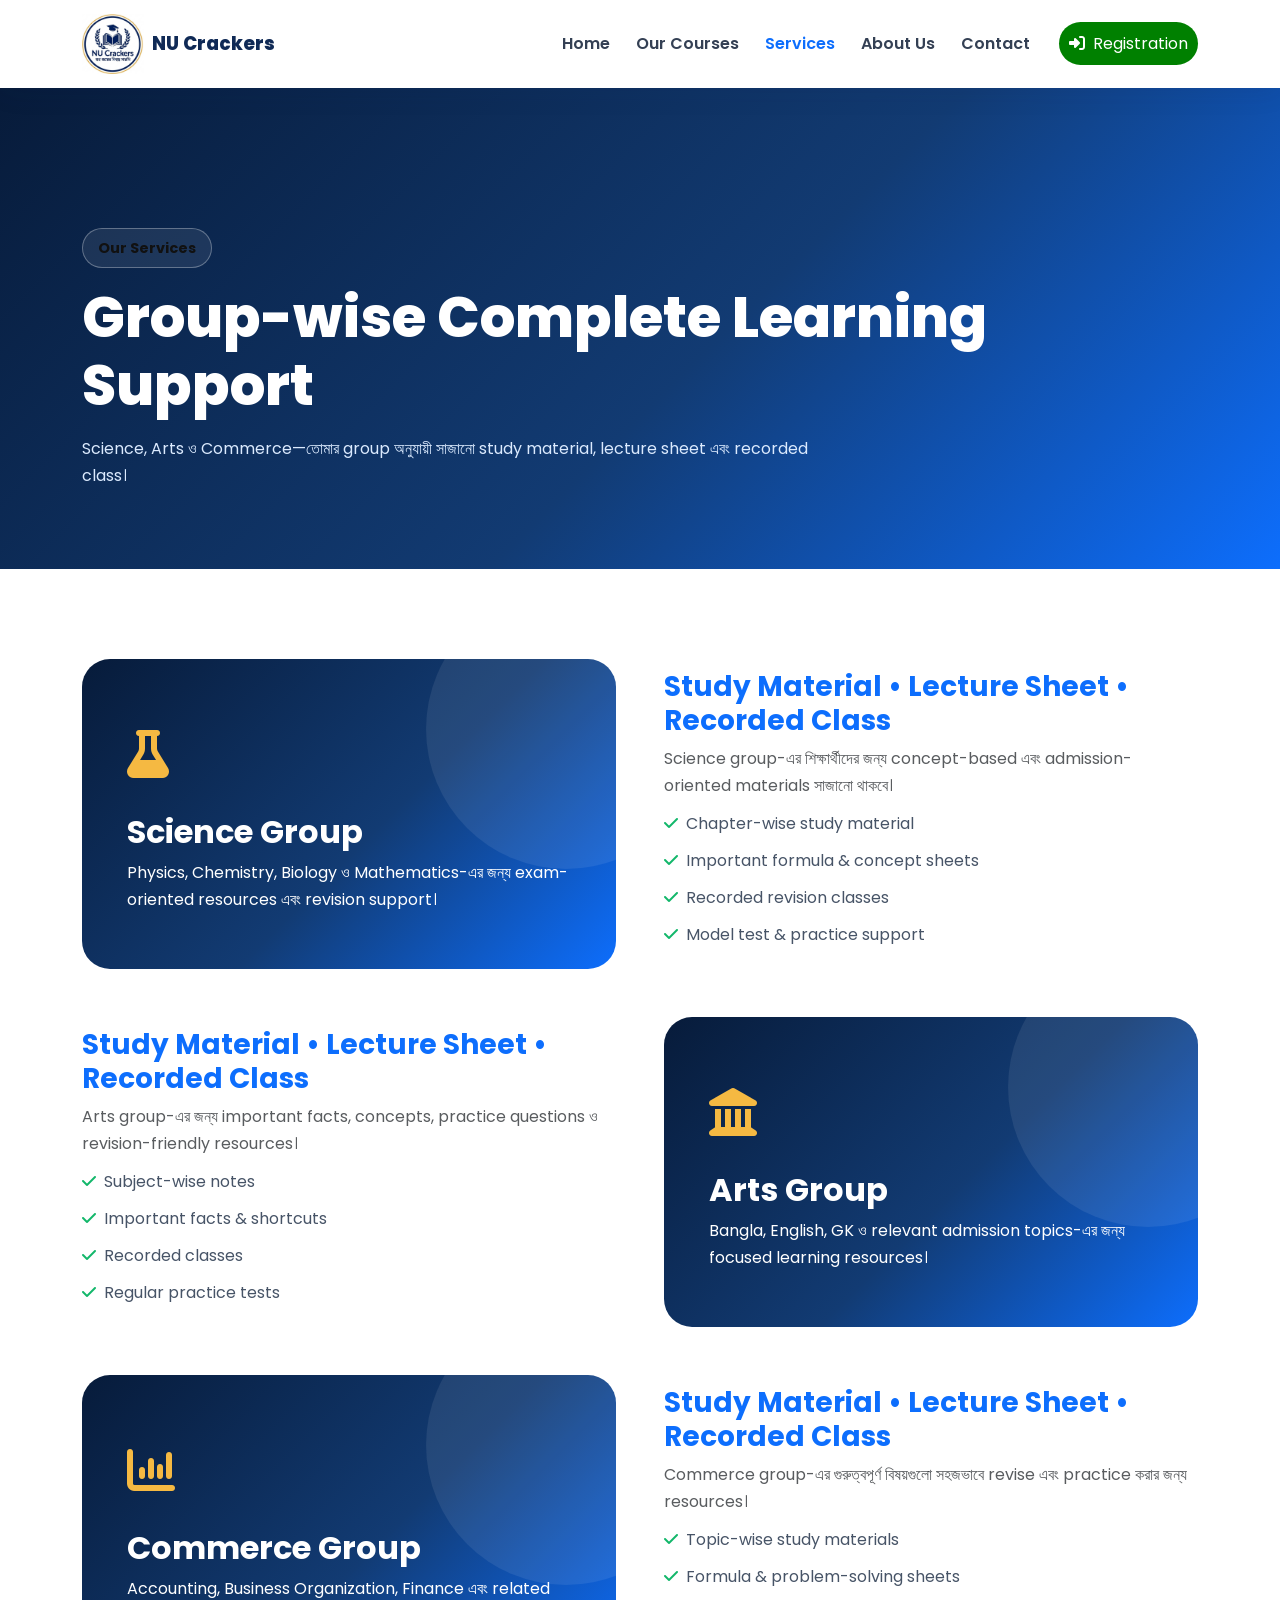
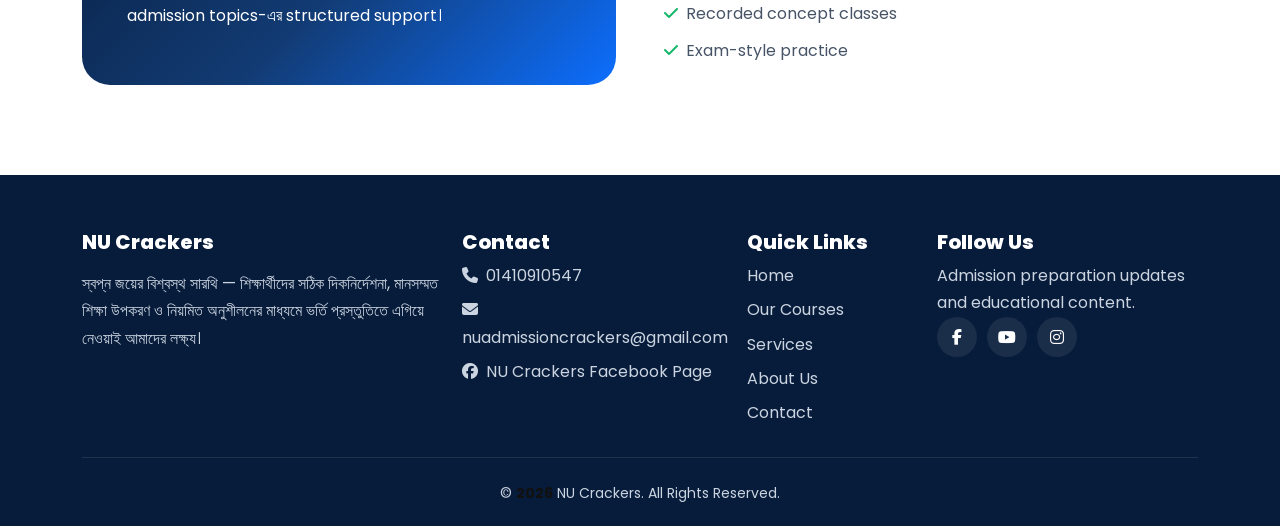
<file: services.html>
<!doctype html>
<html lang="en">
<head>
  <meta charset="utf-8">
  <meta name="viewport" content="width=device-width, initial-scale=1">
  <meta name="description" content="NU Crackers - স্বপ্ন জয়ের বিশ্বস্থ সারথি">
  <title>Services | NU Crackers</title>
  <link rel="icon" href="assets/logo.jpg">
  <link rel="preconnect" href="https://fonts.googleapis.com">
  <link rel="preconnect" href="https://fonts.gstatic.com" crossorigin>
  <link href="https://fonts.googleapis.com/css2?family=Poppins:wght@300;400;500;600;700;800&display=swap" rel="stylesheet">
  <link href="https://cdn.jsdelivr.net/npm/bootstrap@5.3.3/dist/css/bootstrap.min.css" rel="stylesheet">
  <link href="https://cdnjs.cloudflare.com/ajax/libs/font-awesome/6.5.2/css/all.min.css" rel="stylesheet">
  <link rel="stylesheet" href="css/style.css">
</head>
<body>

<nav class="navbar navbar-expand-lg sticky-top">
  <div class="container">
    <a class="navbar-brand d-flex align-items-center gap-2" href="index.html">
      <img src="images/nu crackers logo.jpg" alt="NU Crackers Logo">
      <span>NU Crackers</span>
    </a>
    <button class="navbar-toggler" type="button" data-bs-toggle="collapse" data-bs-target="#mainNav">
      <span class="navbar-toggler-icon"></span>
    </button>
    <div class="collapse navbar-collapse" id="mainNav">
      <ul class="navbar-nav ms-auto align-items-lg-center">
        <li class="nav-item"><a class="nav-link " href="index.html">Home</a></li>
        <li class="nav-item"><a class="nav-link " href="courses.html">Our Courses</a></li>
        <li class="nav-item"><a class="nav-link active" href="services.html">Services</a></li>
        <li class="nav-item"><a class="nav-link " href="about.html">About Us</a></li>
        <li class="nav-item"><a class="nav-link " href="contact.html">Contact</a></li>
  <li class="nav-item ms-lg-3 mt-2 mt-lg-0"><a href="https://forms.gle/gurGXJzvwxCoA7fY8" target="_blank" class="registration"><i class="fa-solid fa-right-to-bracket me-2"></i>Registration</a></li>
      </ul>
    </div>
  </div>
</nav>

<section class="page-hero">
  <div class="container">
    <span class="hero-badge">Our Services</span>
    <h1 class="mt-3">Group-wise Complete Learning Support</h1>
    <p class="mt-3">Science, Arts ও Commerce—তোমার group অনুযায়ী সাজানো study material, lecture sheet এবং recorded class।</p>
  </div>
</section>

<section class="section">
  <div class="container">
    <div class="row g-5 align-items-center mb-5">
      <div class="col-lg-6"><div class="service-banner"><div><div class="service-icon"><i class="fa-solid fa-flask"></i></div><h2 class="fw-bold mt-3">Science Group</h2><p class="mb-0">Physics, Chemistry, Biology ও Mathematics-এর জন্য exam-oriented resources এবং revision support।</p></div></div></div>
      <div class="col-lg-6">
        <h3 class="fw-bold text-primary">Study Material • Lecture Sheet • Recorded Class</h3>
        <p class="text-muted">Science group-এর শিক্ষার্থীদের জন্য concept-based এবং admission-oriented materials সাজানো থাকবে।</p>
        <ul class="check-list"><li><i class="fa-solid fa-check"></i>Chapter-wise study material</li><li><i class="fa-solid fa-check"></i>Important formula & concept sheets</li><li><i class="fa-solid fa-check"></i>Recorded revision classes</li><li><i class="fa-solid fa-check"></i>Model test & practice support</li></ul>
      </div>
    </div>
    <div class="row g-5 align-items-center mb-5 flex-lg-row-reverse">
      <div class="col-lg-6"><div class="service-banner"><div><div class="service-icon"><i class="fa-solid fa-landmark"></i></div><h2 class="fw-bold mt-3">Arts Group</h2><p class="mb-0">Bangla, English, GK ও relevant admission topics-এর জন্য focused learning resources।</p></div></div></div>
      <div class="col-lg-6">
        <h3 class="fw-bold text-primary">Study Material • Lecture Sheet • Recorded Class</h3>
        <p class="text-muted">Arts group-এর জন্য important facts, concepts, practice questions ও revision-friendly resources।</p>
        <ul class="check-list"><li><i class="fa-solid fa-check"></i>Subject-wise notes</li><li><i class="fa-solid fa-check"></i>Important facts & shortcuts</li><li><i class="fa-solid fa-check"></i>Recorded classes</li><li><i class="fa-solid fa-check"></i>Regular practice tests</li></ul>
      </div>
    </div>
    <div class="row g-5 align-items-center">
      <div class="col-lg-6"><div class="service-banner"><div><div class="service-icon"><i class="fa-solid fa-chart-column"></i></div><h2 class="fw-bold mt-3">Commerce Group</h2><p class="mb-0">Accounting, Business Organization, Finance এবং related admission topics-এর structured support।</p></div></div></div>
      <div class="col-lg-6">
        <h3 class="fw-bold text-primary">Study Material • Lecture Sheet • Recorded Class</h3>
        <p class="text-muted">Commerce group-এর গুরুত্বপূর্ণ বিষয়গুলো সহজভাবে revise এবং practice করার জন্য resources।</p>
        <ul class="check-list"><li><i class="fa-solid fa-check"></i>Topic-wise study materials</li><li><i class="fa-solid fa-check"></i>Formula & problem-solving sheets</li><li><i class="fa-solid fa-check"></i>Recorded concept classes</li><li><i class="fa-solid fa-check"></i>Exam-style practice</li></ul>
      </div>
    </div>
  </div>
</section>

<footer>
  <div class="container">
    <div class="row g-4">
      <div class="col-lg-4">
        <h5>NU Crackers</h5>
        <p class="mt-3">স্বপ্ন জয়ের বিশ্বস্থ সারথি — শিক্ষার্থীদের সঠিক দিকনির্দেশনা, মানসম্মত শিক্ষা উপকরণ ও নিয়মিত অনুশীলনের মাধ্যমে ভর্তি প্রস্তুতিতে এগিয়ে নেওয়াই আমাদের লক্ষ্য।</p>
      </div>
      <div class="col-md-4 col-lg-3">
        <h5>Contact</h5>
         <a class="footer-link" href="https://api.whatsapp.com/send?phone=8801410910547" target="_blank"><i class="fa-solid fa-phone me-2"></i>01410910547</a>
        <a class="footer-link" href="https://mail.google.com/mail/?view=cm&fs=1&to=nuadmissioncrackers@gmail.com" target="_blank"><i class="fa-solid fa-envelope me-2"></i>nuadmissioncrackers@gmail.com</a>
        <a class="footer-link" href="https://www.facebook.com/nucrackers06" target="_blank" rel="noopener"><i class="fa-brands fa-facebook me-2"></i>NU Crackers Facebook Page</a>
      </div>
      <div class="col-md-4 col-lg-2">
        <h5>Quick Links</h5>
        <a class="footer-link" href="index.html">Home</a>
        <a class="footer-link" href="courses.html">Our Courses</a>
        <a class="footer-link" href="services.html">Services</a>
        <a class="footer-link" href="about.html">About Us</a>
        <a class="footer-link" href="contact.html">Contact</a>
      </div>
      <div class="col-md-4 col-lg-3">
        <h5>Follow Us</h5>
        <p>Admission preparation updates and educational content.</p>
        <div class="social">
  <a href="https://www.facebook.com/nucrackers06" target="_blank" rel="noopener" aria-label="Facebook"><i class="fa-brands fa-facebook-f"></i></a>
          <a href="https://youtube.com/@nucrackers?si=E23uTKLc0Gkx0lcf" aria-label="YouTube" target="_blank"><i class="fa-brands fa-youtube"></i></a>
          <a href="https://www.instagram.com/nuadmissioncrackers?igsi=MW9vMW10dzg5dm5oNg==" aria-label="Instagram" target="_blank"><i class="fa-brands fa-instagram"></i></a>
        </div>
      </div>
    </div>
    <hr class="border-secondary my-4">
    <div class="text-center small">© <span class="current-year"></span> NU Crackers. All Rights Reserved.</div>
  </div>
</footer>

<div class="modal fade" id="loginModal" tabindex="-1" aria-hidden="true">
  <div class="modal-dialog modal-dialog-centered">
    <div class="modal-content">
      <div class="modal-header">
        <div>
          <h5 class="modal-title fw-bold">Welcome Back</h5>
          <small>Login to NU Crackers</small>
        </div>
        <button type="button" class="btn-close btn-close-white" data-bs-dismiss="modal"></button>
      </div>
      <div class="modal-body p-4">
        <form id="loginForm" novalidate>
          <div class="mb-3">
            <label class="form-label fw-semibold">Email / Phone</label>
            <input type="text" class="form-control" required placeholder="Enter email or phone">
            <div class="invalid-feedback">Please enter your email or phone.</div>
          </div>
          <div class="mb-3">
            <label class="form-label fw-semibold">Password</label>
            <input type="password" class="form-control" required minlength="6" placeholder="Enter password">
            <div class="invalid-feedback">Password must contain at least 6 characters.</div>
          </div>
          <button class="btn btn-brand w-100" type="submit">Login</button>
          <div id="loginMessage" class="d-none"></div>
        </form>
      </div>
    </div>
  </div>
</div>

<script src="https://cdn.jsdelivr.net/npm/bootstrap@5.3.3/dist/js/bootstrap.bundle.min.js"></script>
<script src="js/main.js"></script>
</body>
</html>
</file>
<file: css/style.css>
:root{
  --primary:#102a56;
  --secondary:#0d6efd;
  --accent:#f5b942;
  --light:#f5f8fc;
  --dark:#101828;
  --muted:#667085;
  --white:#fff;
  --gradient:linear-gradient(135deg,#071b3a 0%,#123b73 55%,#0d6efd 100%);
}
p {
    margin-top: 0;
    margin-bottom: 0rem;
}
*{margin:0;padding:0;box-sizing:border-box}
html{scroll-behavior:smooth}
body{
  font-family:"Poppins",system-ui,-apple-system,BlinkMacSystemFont,"Segoe UI",sans-serif;
  color:var(--dark);background:#fff;line-height:1.7;
}
a{text-decoration:none}
.navbar{
  background:rgba(255,255,255,.96)!important;
  box-shadow:0 5px 25px rgba(16,42,86,.08);
  backdrop-filter:blur(10px);
}
.navbar-brand img{width:62px;height:62px;object-fit:contain}
.navbar-brand span{font-weight:800;color:var(--primary);font-size:1.15rem}
.nav-link{font-weight:600;color:#344054!important;margin:0 5px}
.nav-link:hover,.nav-link.active{color:var(--secondary)!important}
.btn-brand{
  background:linear-gradient(135deg,var(--secondary),var(--primary));
  color:#fff;border:0;border-radius:50px;padding:11px 24px;font-weight:700;
  box-shadow:0 8px 20px rgba(13,110,253,.2);
}
.btn-brand:hover{color:#fff;transform:translateY(-1px)}
.hero-slide{
  min-height:680px;display:flex;align-items:center;
  background:var(--gradient);position:relative;overflow:hidden;
}
.hero-slide:before,.hero-slide:after{
  content:"";position:absolute;border-radius:50%;background:rgba(255,255,255,.07)
}
.hero-slide:before{width:420px;height:420px;right:-120px;top:-120px}
.hero-slide:after{width:280px;height:280px;left:-120px;bottom:-100px}
.hero-content{position:relative;z-index:2;color:#fff}
.hero-badge{display:inline-block;padding:7px 15px;border:1px solid rgba(255,255,255,.3);border-radius:50px;background:rgba(255,255,255,.08);font-size:.9rem}
.hero-title{font-size:clamp(1.25rem,5vw,4.4rem);font-weight:800;line-height:1.15}
.hero-title span{color:var(--accent)}
.hero-subtitle{font-size:1.1rem;max-width:650px;color:#e7e7f1}
.hero-logo{max-width:390px;width:75%;filter:drop-shadow(0 20px 30px rgba(0,0,0,.2))}
.section{padding:90px 0}
.section-soft{background:var(--light)}
.section-title{text-align:center;margin-bottom:48px}
.section-title .eyebrow{color:var(--secondary);font-weight:800;text-transform:uppercase;letter-spacing:2px;font-size:.8rem}
.section-title h2{font-weight:800;color:var(--primary);font-size:clamp(1.8rem,4vw,2.7rem);margin:8px 0}
.section-title p{color:var(--muted);max-width:720px;margin:auto}
.feature-card,.course-card,.service-card,.mentor-card,.feedback-card{
  border:0;border-radius:22px;background:#fff;box-shadow:0 12px 40px rgba(16,42,86,.08);
  height:100%;transition:.3s ease;overflow:hidden
}
.feature-card:hover,.course-card:hover,.service-card:hover,.mentor-card:hover{transform:translateY(-7px);box-shadow:0 18px 50px rgba(16,42,86,.14)}
.icon-box{
  width:62px;height:62px;border-radius:18px;background:#eaf2ff;color:var(--secondary);
  display:flex;align-items:center;justify-content:center;font-size:1.5rem;margin-bottom:18px
}
.check-list{list-style:none;padding:0;margin:0}
.check-list li{margin:10px 0;color:#475467}
.check-list i{color:#12b76a;margin-right:8px}
.course-card .course-head{padding:28px;color:#fff;background:var(--gradient)}
.course-card.premium .course-head{background:linear-gradient(135deg,#8a5a00,#f5b942,#d98b00)}
.course-card .course-body{padding:28px}
.price{font-size:2.2rem;font-weight:800}
.service-banner{
  min-height:310px;border-radius:28px;background:var(--gradient);color:#fff;
  display:flex;align-items:center;padding:45px;overflow:hidden;position:relative
}
.service-banner:after{content:"";position:absolute;width:280px;height:280px;border-radius:50%;right:-90px;top:-70px;background:rgba(255,255,255,.08)}
.service-icon{font-size:3rem;color:var(--accent)}
.mentor-img{height:280px;width:100%;object-fit:cover}
.mentor-body{padding:22px}
.contact-card{border:0;border-radius:22px;box-shadow:0 12px 40px rgba(16,42,86,.08);height:100%}
.form-control,.form-select{padding:13px 15px;border-radius:12px;border:1px solid #d0d5dd}
.form-control:focus,.form-select:focus{border-color:#86b7fe;box-shadow:0 0 0 .2rem rgba(13,110,253,.1)}
.map-frame{width:100%;height:420px;border:0;border-radius:20px}
.video-frame{width:100%;height:420px;border:0;border-radius:20px}
footer{background:#071b3a;color:#cbd5e1;padding:55px 0 20px}
footer h5{color:#fff;font-weight:800}
.footer-link{color:#cbd5e1;display:block;margin:7px 0}
.footer-link:hover{color:#fff}
.social a{width:40px;height:40px;border-radius:50%;display:inline-flex;align-items:center;justify-content:center;background:rgba(255,255,255,.08);color:#fff;margin-right:6px}
.page-hero{padding:140px 0 80px;background:var(--gradient);color:#fff}
.page-hero h1{font-weight:800;font-size:clamp(2rem,5vw,3.5rem)}
.page-hero p{color:#dbeafe;max-width:750px}
.stats{margin-top:-45px;position:relative;z-index:5}
.stat-card{background:#fff;border-radius:18px;padding:24px;text-align:center;box-shadow:0 12px 35px rgba(16,42,86,.1)}
.stat-card h3{color:var(--secondary);font-weight:800}
.modal-content{border:0;border-radius:22px;overflow:hidden}
.modal-header{background:var(--gradient);color:#fff}
@media(max-width:991.98px){
  .navbar-brand img{width:52px;height:52px}
  .hero-slide{min-height:620px}
  .hero-logo{max-width:280px;margin-top:35px}
}
@media(max-width:767.98px){
  .section{padding:65px 0}
  .hero-slide{text-align:center;padding:70px 0}
  .hero-subtitle{margin:0 auto}
  .service-banner{padding:30px;min-height:260px}
  .map-frame,.video-frame{height:300px}
}

/* =================================
   HOME CAROUSEL
================================= */

.hero-slide {
    min-height: 560px;
    display: flex;
    align-items: center;
    padding: 60px 0;
}


/* Carousel Image */

.hero-image-wrapper {
    display: flex;
    justify-content: center;
    align-items: center;
}

.hero-carousel-image {
    width: 100%;
    max-width: 480px;
    height: 360px;
    object-fit: cover;
    border-radius: 24px;

    box-shadow:
        0 20px 45px rgba(0, 0, 0, 0.30);

    transition: transform 0.4s ease;
}

.hero-carousel-image:hover {
    transform: scale(1.03);
}


/* Carousel Indicators */

#homeCarousel .carousel-indicators {
    bottom: 15px;
}

#homeCarousel .carousel-indicators button {
    width: 30px;
    height: 4px;
    border: 0;
    border-radius: 10px;
}


/* Carousel Controls */

#homeCarousel .carousel-control-prev,
#homeCarousel .carousel-control-next {
    width: 6%;
}

#homeCarousel .carousel-control-prev-icon,
#homeCarousel .carousel-control-next-icon {
    width: 35px;
    height: 35px;
}


/* =================================
   TABLET
================================= */

@media (max-width: 991.98px) {

    .hero-slide {
        min-height: auto;
        padding: 70px 0 80px;
    }

    .hero-carousel-image {
        max-width: 420px;
        height: 300px;
    }

    .hero-content {
        text-align: center;
    }

}


/* =================================
   MOBILE
================================= */

@media (max-width: 575.98px) {

    .hero-slide {
        padding: 45px 20px 65px;
    }

    .hero-title {
        font-size: 30px;
        line-height: 1.3;
    }

    .hero-subtitle {
        font-size: 15px;
        line-height: 1.7;
    }

    .hero-carousel-image {
        width: 100%;
        max-width: 330px;
        height: 220px;
        border-radius: 18px;
    }

    .hero-content .btn {
        font-size: 14px;
        padding: 10px 18px !important;
    }

    #homeCarousel .carousel-control-prev,
    #homeCarousel .carousel-control-next {
        width: 10%;
    }

    #homeCarousel .carousel-control-prev-icon,
    #homeCarousel .carousel-control-next-icon {
        width: 22px;
        height: 22px;
    }

    #homeCarousel .carousel-indicators {
        bottom: 8px;
    }

}
.hero-slide {
    width: 100%;
    height: 570px;

    background-size: cover;
    background-position: center center;
    background-repeat: no-repeat;
}
/* =========================================
   NU CRACKERS - HOME CAROUSEL
========================================= */
ctio
#homeCarousel {
    width: 100%;
    overflow: hidden;
}


/* =========================================
   HERO SLIDE
========================================= */

#homeCarousel .hero-slide {
    position: relative;

    width: 100%;
    min-height: 570px;

    display: flex;
    align-items: center;

    background-size: cover;
    background-position: center center;
    background-repeat: no-repeat;

    isolation: isolate;
}


/* =========================================
   BLUR EFFECT
========================================= */

/*
   Background image blur করার জন্য
   আলাদা pseudo element ব্যবহার করা হয়েছে।
*/

#homeCarousel .hero-slide::before {
    content: "";

    position: absolute;
    inset: -15px;

    background-image: inherit;
    background-size: cover;
    background-position: center center;

    filter: blur(3px);

    transform: scale(1.03);

    z-index: -2;
}


/* =========================================
   DARK OVERLAY
========================================= */

#homeCarousel .hero-overlay {
    position: absolute;

    inset: 0;

    background:
        linear-gradient(
            90deg,
            rgba(0, 0, 0, 0.72) 0%,
            rgba(0, 0, 0, 0.55) 45%,
            rgba(0, 0, 0, 0.30) 100%
        );

    z-index: -1;
}


/* =========================================
   CONTENT
========================================= */

#homeCarousel .hero-container {
    position: relative;
    z-index: 2;
}


#homeCarousel .hero-content {
    max-width: 700px;

    padding: 70px 0;
}


/* =========================================
   BADGE
========================================= */

#homeCarousel .hero-badge {
    display: inline-block;

    padding: 9px 18px;

    color: #ffffff;

    font-size: 14px;

    font-weight: 700;

    background: rgba(0, 0, 0, 0.45);

    border: 1px solid rgba(255, 255, 255, 0.7);

    border-radius: 50px;

    backdrop-filter: blur(8px);

    text-shadow: 1px 1px 3px rgba(0, 0, 0, 0.9);
}


/* =========================================
   MAIN HEADING
========================================= */

#homeCarousel .hero-title {
    color: #ffffff;

    font-size: clamp(42px, 5vw, 72px);

    line-height: 1.15;

    font-weight: 800;

    text-shadow:
        3px 3px 8px rgba(0, 0, 0, 0.95),
        0 0 15px rgba(0, 0, 0, 0.5);

    margin-bottom: 0;
}


/* Highlighted heading */

#homeCarousel .hero-title span {
    color: #ffc107;

    text-shadow:
        3px 3px 8px rgba(0, 0, 0, 0.95);
}


/* =========================================
   SUBTITLE / PARAGRAPH
========================================= */

#homeCarousel .hero-subtitle {
    max-width: 680px;

    color: #ffffff;

    font-size: 18px;

    line-height: 1.8;

    font-weight: 700;

    background: rgba(0, 0, 0, 0.40);

    padding: 12px 16px;

    border-left: 4px solid #ffc107;

    border-radius: 8px;

    text-shadow:
        2px 2px 5px rgba(0, 0, 0, 1);

    backdrop-filter: blur(4px);
}


/* =========================================
   EXPLORE COURSES BUTTON
========================================= */

#homeCarousel .btn-warning {
    background: #ffc107;

    color: #111111;

    border: 2px solid #ffc107;

    font-weight: 800;

    box-shadow:
        0 8px 25px rgba(0, 0, 0, 0.35);

    text-shadow: none;

    transition: all 0.3s ease;
}


#homeCarousel .btn-warning:hover {
    background: #ffffff;

    color: #111111;

    border-color: #ffffff;

    transform: translateY(-2px);

    box-shadow:
        0 10px 30px rgba(0, 0, 0, 0.45);
}


/* =========================================
   CONTACT US BUTTON
========================================= */

#homeCarousel .btn-outline-light {
    color: #ffffff;

    background: rgba(0, 0, 0, 0.40);

    border: 2px solid #ffffff;

    font-weight: 700;

    text-shadow:
        1px 1px 3px rgba(0, 0, 0, 0.9);

    backdrop-filter: blur(5px);

    transition: all 0.3s ease;
}


#homeCarousel .btn-outline-light:hover {
    background: #ffffff;

    color: #111111;

    border-color: #ffffff;

    transform: translateY(-2px);
}


/* =========================================
   CAROUSEL INDICATORS
========================================= */

#homeCarousel .carousel-indicators {
    z-index: 5;

    bottom: 18px;
}


#homeCarousel .carousel-indicators button {
    width: 32px;

    height: 5px;

    margin: 0 5px;

    border: 0;

    border-radius: 10px;

    background-color: #ffffff;

    opacity: 0.65;
}


#homeCarousel .carousel-indicators .active {
    background-color: #ffc107;

    opacity: 1;
}


/* =========================================
   PREVIOUS / NEXT BUTTON
========================================= */

#homeCarousel .carousel-control-prev,
#homeCarousel .carousel-control-next {
    width: 7%;

    z-index: 5;
}


#homeCarousel .carousel-control-prev-icon,
#homeCarousel .carousel-control-next-icon {
    width: 38px;

    height: 38px;

    padding: 8px;

    background-color: rgba(0, 0, 0, 0.45);

    border-radius: 50%;

    background-size: 55%;
}


/* =========================================
   TABLET
========================================= */

@media (max-width: 991.98px) {

    #homeCarousel .hero-slide {
        min-height: 520px;
    }

    #homeCarousel .hero-content {
        max-width: 620px;

        padding: 65px 20px;
    }

    #homeCarousel .hero-title {
        font-size: 48px;
    }

    #homeCarousel .hero-subtitle {
        font-size: 16px;
    }

}


/* =========================================
   MOBILE
========================================= */

@media (max-width: 575.98px) {

    #homeCarousel .hero-slide {
        min-height: 600px;

        background-position: center center;
    }


    #homeCarousel .hero-slide::before {
        filter: blur(4px);
    }


    #homeCarousel .hero-overlay {
        background:
            rgba(0, 0, 0, 0.58);
    }


    #homeCarousel .hero-content {
        padding: 55px 20px 80px;

        text-align: center;
    }


    #homeCarousel .hero-badge {
        font-size: 12px;

        padding: 8px 14px;
    }


    #homeCarousel .hero-title {
        font-size: 36px;

        line-height: 1.25;
    }


    #homeCarousel .hero-subtitle {
        font-size: 14px;

        line-height: 1.7;

        padding: 10px 12px;

        border-left: none;

        border-bottom: 3px solid #ffc107;
    }


    #homeCarousel .hero-content .d-flex {
        justify-content: center;
    }


    #homeCarousel .hero-content .btn {
        font-size: 14px;

        padding: 10px 18px !important;
    }


    #homeCarousel .carousel-control-prev,
    #homeCarousel .carousel-control-next {
        width: 10%;
    }


    #homeCarousel .carousel-control-prev-icon,
    #homeCarousel .carousel-control-next-icon {
        width: 28px;

        height: 28px;
    }


    #homeCarousel .carousel-indicators {
        bottom: 10px;
    }

}
.registration{
    padding: 10px;
    border-radius: 50px;
    border-color: #0d6efd;
    background-color: green;
    color: #fff;
}
.sopno{
    font-size: 200px;
}

#homeCarousel .hero-title {
    color: #ffffff;
    font-size: clamp(42px, 5vw, 40px);
    line-height: 1.15;
    font-weight: 800;
    text-shadow: 3px 3px 8px rgba(0, 0, 0, 0.95), 0 0 15px rgba(0, 0, 0, 0.5);
    margin-bottom: 0;
}
.mentor-img{
    height: 500px;
}
span{
    font-weight: 700;
    color: #111111;
}
</file>
